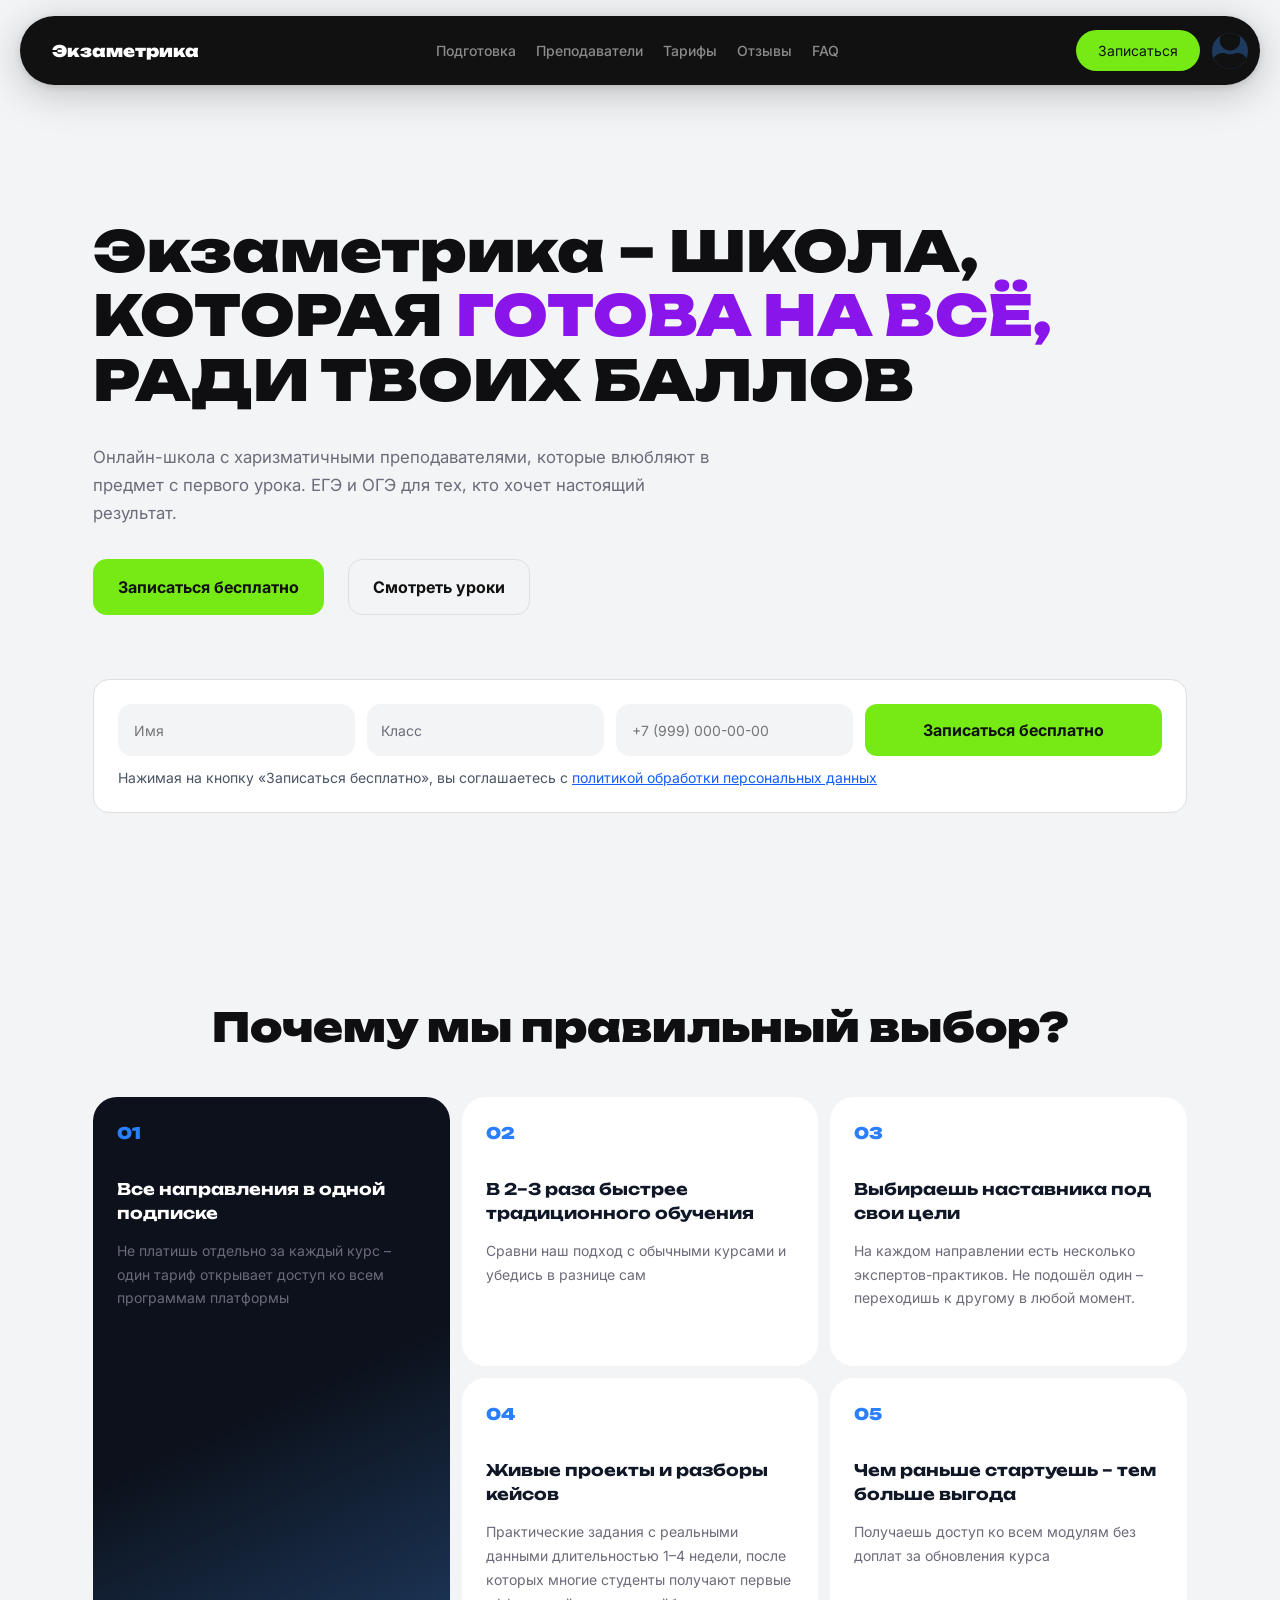
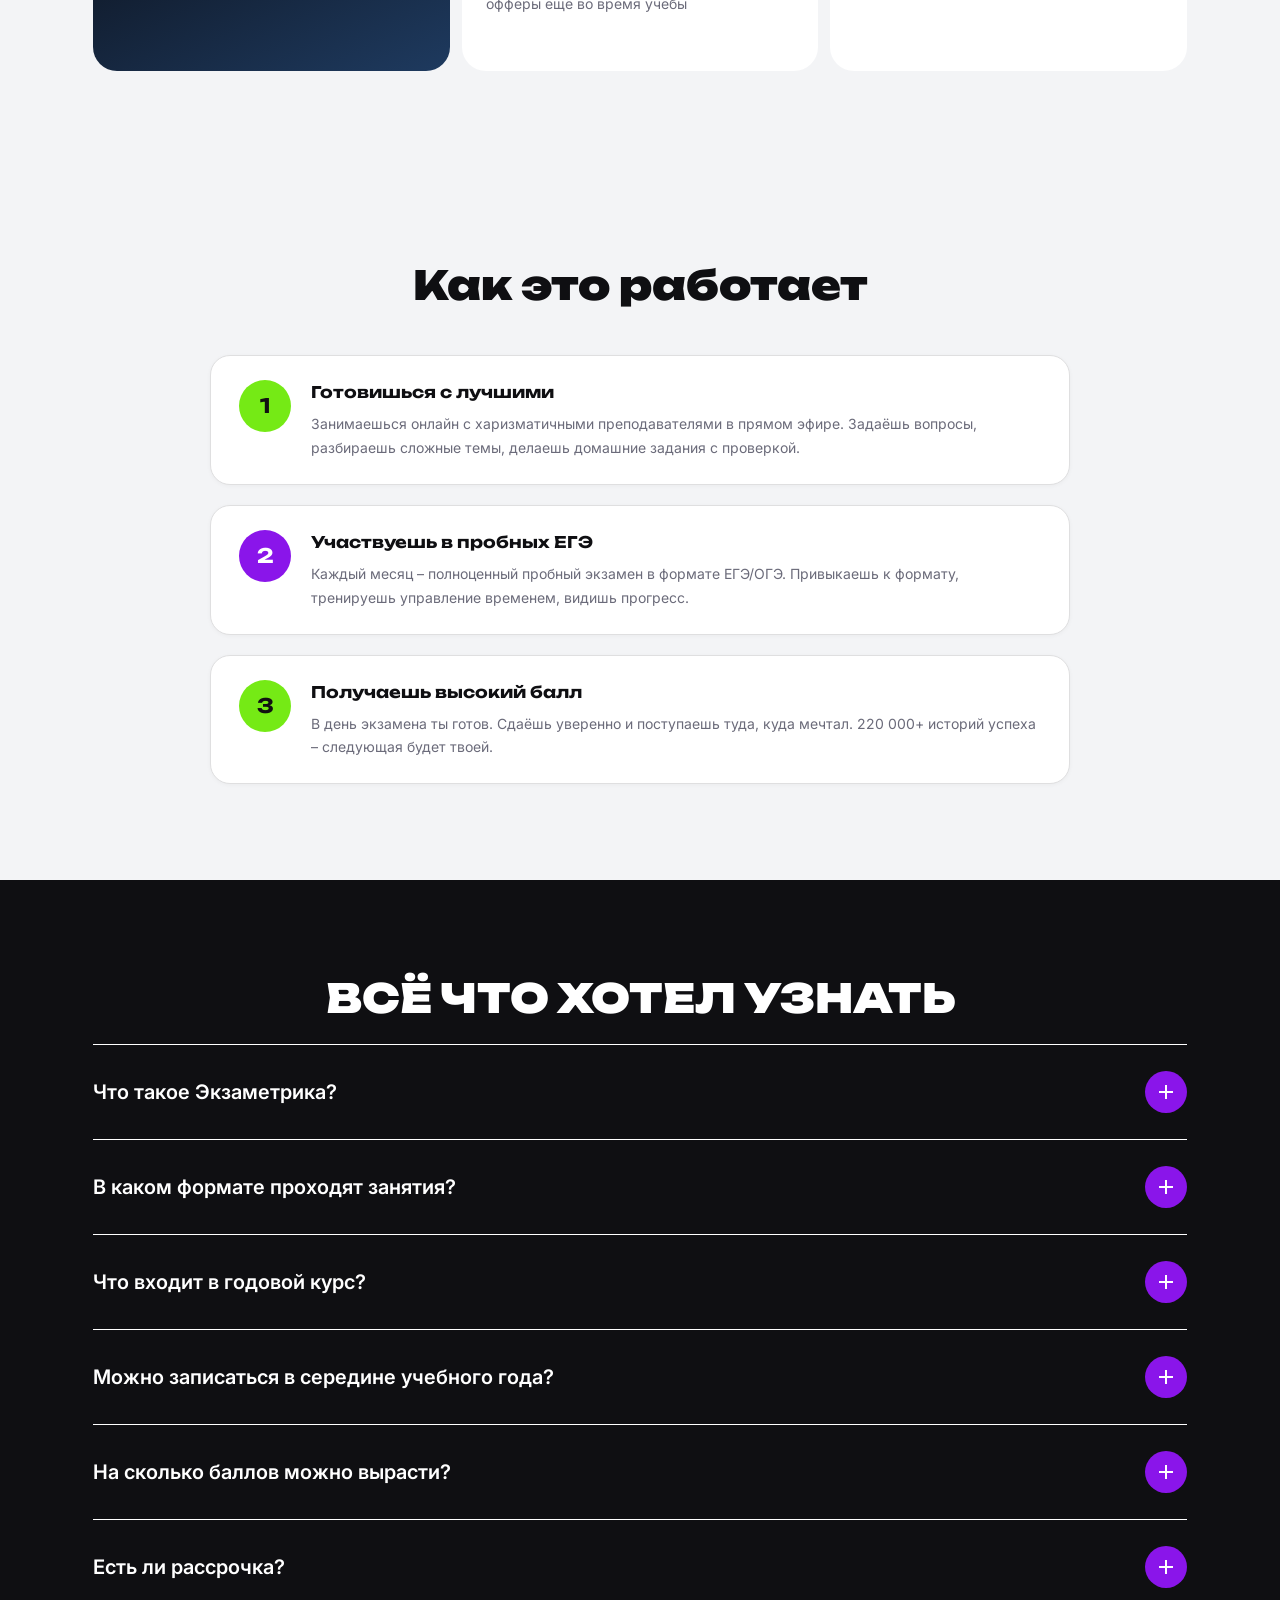
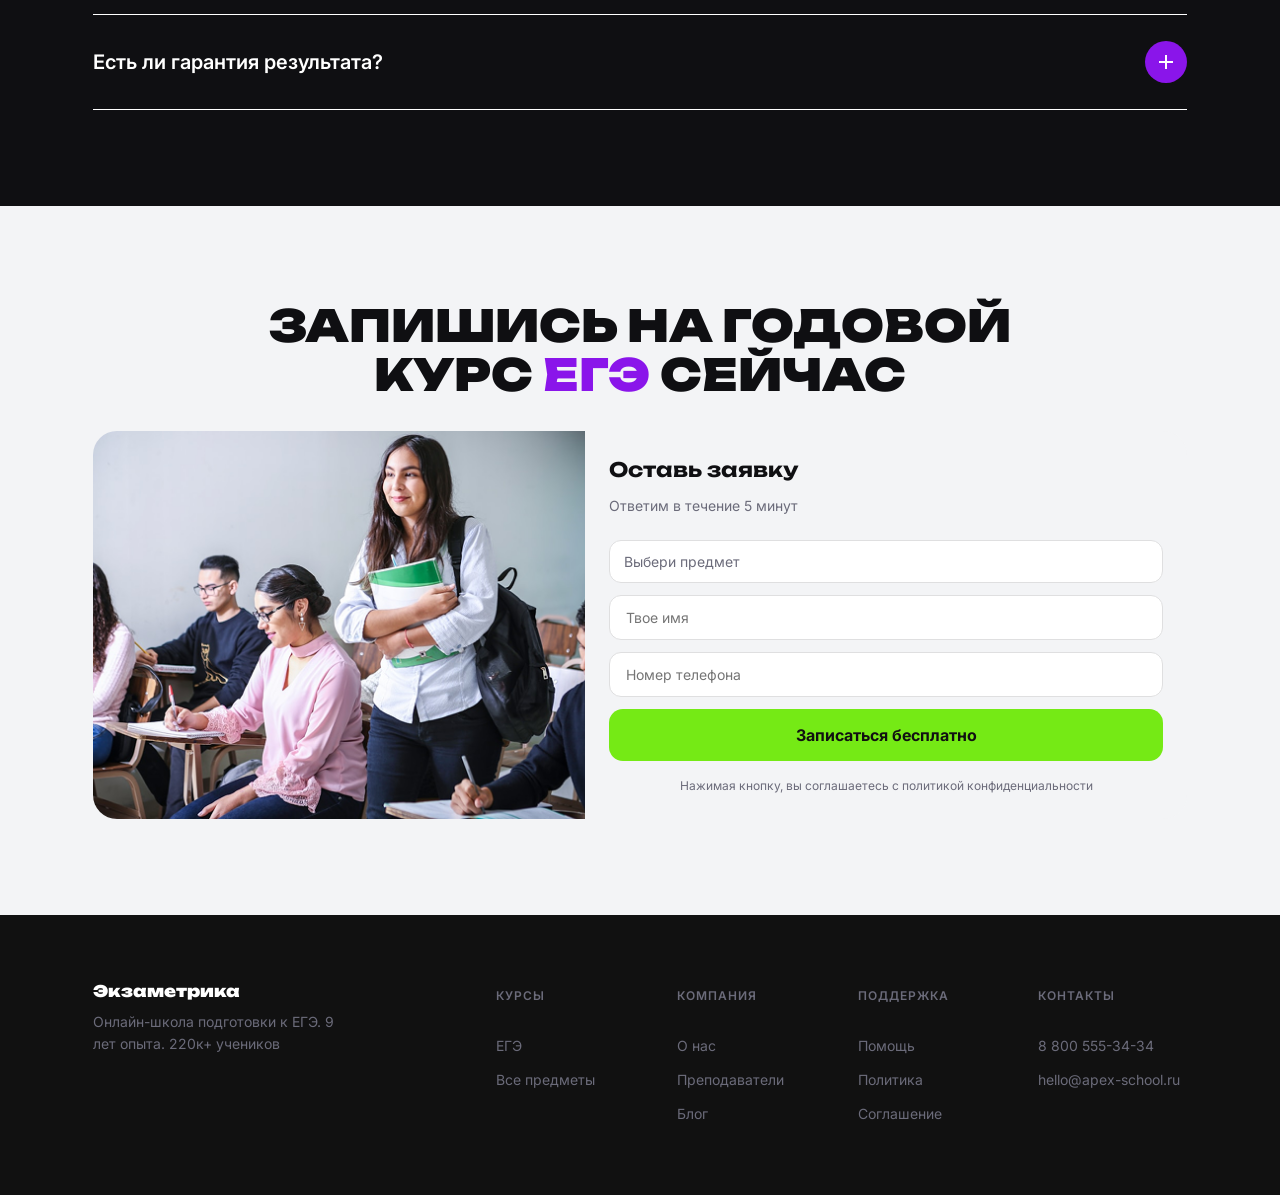
<file: pages/index.html>
<!DOCTYPE html>
<html lang="ru">
<head>
<meta charset="UTF-8">
<meta name="viewport" content="width=device-width, initial-scale=1.0">
<title>Экзаметрика — Онлайн-школа подготовки к ЕГЭ и ОГЭ</title>
<link rel="preconnect" href="https://fonts.googleapis.com">
<link rel="preconnect" href="https://fonts.gstatic.com" crossorigin>
<link href="https://fonts.googleapis.com/css2?family=Unbounded:wght@700;900&family=Inter:wght@400;500;600;700&display=swap" rel="stylesheet">
<link rel="stylesheet" href="styles/style.css">
</head>
<body>

<!-- =========================== HEADER =========================== -->
<div class="nav-wrap">
  <nav class="nav">
    <a href="index.html"><span class="logo">Экзаметрика</span></a>
    <ul class="nav-links">
      <li><a href="#how">Подготовка</a></li>
      <li><a href="teachers.html">Преподаватели</a></li>
      <li><a href="#cta">Тарифы</a></li>
      <li><a href="about.html#testimonials">Отзывы</a></li>
      <li><a href="#faq">FAQ</a></li>
    </ul>
    <div class="nav-actions">
      <a href="#cta" class="btn-primary btn-pill">Записаться</a>
      <a href="login.html" class="nav-avatar" title="Войти">
        <img class="avatar" src="../assets/profile.svg" alt="Аватар пользователя" data-header-avatar>
      </a>
    </div>
    <button class="nav-toggle" aria-label="Открыть меню" onclick="document.querySelector('.nav-wrap').classList.toggle('menu-open')">
      <span></span><span></span><span></span>
    </button>
  </nav>
  <div class="mobile-menu">
    <a href="#how">Подготовка</a>
    <a href="teachers.html">Преподаватели</a>
    <a href="#cta">Тарифы</a>
    <a href="about.html#testimonials">Отзывы</a>
    <a href="#faq">FAQ</a>
    <a href="#cta" class="btn-primary">Записаться</a>
    <a href="dashboard.html" class="mobile-avatar">Личный кабинет</a>
  </div>
</div>
<!-- ================================================================= -->

<header class="hero">
  <div class="hero-inner">
    <div class="hero-copy">
      <h1>Экзаметрика – ШКОЛА,<br>КОТОРАЯ <span class="accent">ГОТОВА НА ВСЁ,</span><br>РАДИ ТВОИХ БАЛЛОВ</h1>
      <p>Онлайн-школа с харизматичными преподавателями, которые влюбляют в предмет с первого урока. ЕГЭ и ОГЭ для тех, кто хочет настоящий результат.</p>
      <div class="hero-ctas">
        <button type="button" class="btn-primary" id="heroCtaPrimary">Записаться бесплатно</button>
        <a href="knowledge-base.html" class="btn-outline btn" style="text-decoration:none;">Смотреть уроки</a>
      </div>
    </div>

    <div class="lead-card" id="lead-card">
      <form class="lead-form" id="leadForm" novalidate>
        <label class="field">
          <input type="text" name="fullName" placeholder="Имя" required autocomplete="name">
        </label>
        <label class="field">
          <select name="grade" required>
            <option value="" selected disabled>Класс</option>
            <option value="9">9 класс</option>
            <option value="10">10 класс</option>
            <option value="11">11 класс</option>
          </select>
        </label>
        <label class="field">
          <input type="tel" name="phone" placeholder="+7 (999) 000-00-00" required autocomplete="tel">
        </label>
        <button type="submit" class="btn-primary" id="leadSubmit">Записаться бесплатно</button>
      </form>
      <div class="lead-note">Нажимая на кнопку «Записаться бесплатно», вы соглашаетесь с <a href="privacy.html">политикой обработки персональных данных</a></div>
      <div class="lead-status" id="leadStatus" style="display:none;margin-top:12px;font-size:13px;line-height:1.5;border-radius:8px;padding:10px 12px;"></div>
    </div>
  </div>
</header>

<section class="why" id="why">
  <h2 class="section-title">Почему мы правильный выбор?</h2>
  <div class="why-grid">
    <div class="why-card feature">
      <span class="why-num">01</span>
      <div>
        <h3>Все направления в одной подписке</h3>
        <p>Не платишь отдельно за каждый курс – один тариф открывает доступ ко всем программам платформы</p>
      </div>
    </div>
    <div class="why-card">
      <span class="why-num">02</span>
      <div>
        <h3>В 2–3 раза быстрее традиционного обучения</h3>
        <p>Сравни наш подход с обычными курсами и убедись в разнице сам</p>
      </div>
    </div>
    <div class="why-card">
      <span class="why-num">03</span>
      <div>
        <h3>Выбираешь наставника под свои цели</h3>
        <p>На каждом направлении есть несколько экспертов-практиков. Не подошёл один – переходишь к другому в любой момент.</p>
      </div>
    </div>
    <div class="why-card">
      <span class="why-num">04</span>
      <div>
        <h3>Живые проекты и разборы кейсов</h3>
        <p>Практические задания с реальными данными длительностью 1–4 недели, после которых многие студенты получают первые офферы ещё во время учёбы</p>
      </div>
    </div>
    <div class="why-card">
      <span class="why-num">05</span>
      <div>
        <h3>Чем раньше стартуешь – тем больше выгода</h3>
        <p>Получаешь доступ ко всем модулям без доплат за обновления курса</p>
      </div>
    </div>
  </div>
</section>

<section class="how" id="how">
  <h2 class="section-title">Как это работает</h2>
  <div class="how-inner">
    <div class="how-step">
      <div class="how-num">1</div>
      <div class="how-text">
        <h3>Готовишься с лучшими</h3>
        <p>Занимаешься онлайн с харизматичными преподавателями в прямом эфире. Задаёшь вопросы, разбираешь сложные темы, делаешь домашние задания с проверкой.</p>
      </div>
    </div>
    <div class="how-step">
      <div class="how-num">2</div>
      <div class="how-text">
        <h3>Участвуешь в пробных ЕГЭ</h3>
        <p>Каждый месяц – полноценный пробный экзамен в формате ЕГЭ/ОГЭ. Привыкаешь к формату, тренируешь управление временем, видишь прогресс.</p>
      </div>
    </div>
    <div class="how-step">
      <div class="how-num">3</div>
      <div class="how-text">
        <h3>Получаешь высокий балл</h3>
        <p>В день экзамена ты готов. Сдаёшь уверенно и поступаешь туда, куда мечтал. 220 000+ историй успеха – следующая будет твоей.</p>
      </div>
    </div>
  </div>
</section>

<section class="faq" id="faq">
  <h2 class="section-title">ВСЁ ЧТО ХОТЕЛ УЗНАТЬ</h2>
  <div class="faq-inner">
    <div class="faq-item">
      <button class="faq-q"><span>Что такое Экзаметрика?</span><span class="faq-icon"></span></button>
      <div class="faq-a"><p>Экзаметрика — онлайн-школа подготовки к ЕГЭ и ОГЭ с 9-летним опытом и более чем 220 000 учеников, прошедших курс.</p></div>
    </div>
    <div class="faq-item">
      <button class="faq-q"><span>В каком формате проходят занятия?</span><span class="faq-icon"></span></button>
      <div class="faq-a"><p>Занятия проходят онлайн в прямом эфире с преподавателем: можно задавать вопросы в моменте и получать обратную связь по домашним заданиям.</p></div>
    </div>
    <div class="faq-item">
      <button class="faq-q"><span>Что входит в годовой курс?</span><span class="faq-icon"></span></button>
      <div class="faq-a"><p>Полная программа предмета, ежемесячные пробные экзамены, проверка домашних заданий и доступ ко всем обновлениям курса без доплат.</p></div>
    </div>
    <div class="faq-item">
      <button class="faq-q"><span>Можно записаться в середине учебного года?</span><span class="faq-icon"></span></button>
      <div class="faq-a"><p>Да, запись открыта в любое время — программа построена так, чтобы можно было быстро наверстать пройденные темы.</p></div>
    </div>
    <div class="faq-item">
      <button class="faq-q"><span>На сколько баллов можно вырасти?</span><span class="faq-icon"></span></button>
      <div class="faq-a"><p>Рост зависит от стартового уровня и вовлечённости, но регулярные пробные экзамены помогают отслеживать прогресс каждый месяц.</p></div>
    </div>
    <div class="faq-item">
      <button class="faq-q"><span>Есть ли рассрочка?</span><span class="faq-icon"></span></button>
      <div class="faq-a"><p>Да, оплату можно разбить на несколько платежей — подробности уточняйте у менеджера при записи.</p></div>
    </div>
    <div class="faq-item">
      <button class="faq-q"><span>Есть ли гарантия результата?</span><span class="faq-icon"></span></button>
      <div class="faq-a"><p>Мы даём чёткую структуру подготовки и регулярный контроль прогресса, чтобы результат зависел только от системной работы, а не от случая.</p></div>
    </div>
  </div>
</section>

<section class="cta-section" id="cta">
  <h2 class="section-title">ЗАПИШИСЬ НА ГОДОВОЙ<br>КУРС <span class="accent">ЕГЭ</span> СЕЙЧАС</h2>
  <div class="cta-flex">
    <img src="../assets/Rectangle 2.png" alt="Студент на занятии">
    <div class="cta-form-card">
      <h3>Оставь заявку</h3>
      <p class="sub">Ответим в течение 5 минут</p>
      <form class="cta-form" id="ctaForm" novalidate>
        <label class="field">
          <select name="subject" required>
            <option value="" selected disabled>Выбери предмет</option>
            <option>Русский язык</option>
            <option>Математика</option>
            <option>Обществознание</option>
            <option>Физика</option>
          </select>
        </label>
        <label class="field"><input type="text" name="fullName" placeholder="Твое имя" required autocomplete="name"></label>
        <label class="field"><input type="tel" name="phone" placeholder="Номер телефона" required autocomplete="tel"></label>
        <button type="submit" class="btn-primary" style="width:100%;" id="ctaSubmit">Записаться бесплатно</button>
        <div class="cta-fine">Нажимая кнопку, вы соглашаетесь с политикой конфиденциальности</div>
      </form>
      <div class="lead-status" id="ctaStatus" style="display:none;margin-top:12px;font-size:13px;line-height:1.5;border-radius:8px;padding:10px 12px;"></div>
    </div>
  </div>
</section>

<!-- =========================== FOOTER =========================== -->
<footer class="site-footer">
  <div class="footer-inner">
    <div class="footer-brand">
      <a href="index.html"><span class="logo">Экзаметрика</span></a>
      <p>Онлайн-школа подготовки к ЕГЭ. 9 лет опыта. 220к+ учеников</p>
      <div class="footer-copy">© 2026 Экзаметрика. Все права защищены.</div>
    </div>
    <div class="footer-cols">
      <div class="footer-col">
        <span class="label">КУРСЫ</span>
        <a href="index.html">ЕГЭ</a>
        <a href="knowledge-base.html">Все предметы</a>
      </div>
      <div class="footer-col">
        <span class="label">КОМПАНИЯ</span>
        <a href="about.html">О нас</a>
        <a href="teachers.html">Преподаватели</a>
        <a href="blog.html">Блог</a>
      </div>
      <div class="footer-col">
        <span class="label">ПОДДЕРЖКА</span>
        <a href="support.html">Помощь</a>
        <a href="privacy.html">Политика</a>
        <a href="privacy.html">Соглашение</a>
      </div>
      <div class="footer-col">
        <span class="label">КОНТАКТЫ</span>
        <span>8 800 555-34-34</span>
        <span>hello@apex-school.ru</span>
      </div>
    </div>
  </div>
</footer>
<!-- ============================================================================================ -->

<script src="../scripts/app.js"></script>
<script>
  // =========================================================
  //  INDEX PAGE
  //  Оживляем кнопки, формы, FAQ, мобильное меню
  // =========================================================
  document.addEventListener('DOMContentLoaded', function () {

    // ---------- FAQ ----------
    document.querySelectorAll('.faq-item').forEach(function (item) {
      const btn = item.querySelector('.faq-q');
      if (!btn) return;
      btn.addEventListener('click', function () {
        const isOpen = item.classList.contains('open');
        document.querySelectorAll('.faq-item.open').forEach(function (el) {
          el.classList.remove('open');
        });
        if (!isOpen) item.classList.add('open');
      });
    });

    // ---------- Закрытие мобильного меню при клике по ссылке ----------
    document.querySelectorAll('.mobile-menu a, .mobile-menu button').forEach(function (el) {
      el.addEventListener('click', function () {
        document.querySelector('.nav-wrap').classList.remove('menu-open');
      });
    });

    // ---------- Hero CTA → скролл к форме заявки ----------
    const heroCta = document.getElementById('heroCtaPrimary');
    if (heroCta) {
      heroCta.addEventListener('click', function () {
        const target = document.getElementById('lead-card');
        if (target) target.scrollIntoView({ behavior: 'smooth', block: 'center' });
      });
    }

    // ---------- Универсальный показ статуса формы ----------
    function showStatus(el, type, text) {
      if (!el) return;
      el.style.display = 'block';
      el.textContent = text;
      if (type === 'success') {
        el.style.background = '#E2FCDA';
        el.style.color = '#1E5A13';
        el.style.border = '1px solid #6EE7B7';
      } else {
        el.style.background = '#FEF2F2';
        el.style.color = '#B91C1C';
        el.style.border = '1px solid #FCA5A5';
      }
    }
    function hideStatus(el) {
      if (!el) return;
      el.style.display = 'none';
      el.textContent = '';
    }

    // ---------- Валидация телефона ----------
    function isPhone(v) {
      return v.replace(/\D/g, '').length >= 10;
    }

    // ---------- Внутренний sender заявок (не зависит от app.js) ----------
    async function submitApplication(payload) {
      // Если снаружи есть sendApplication — используем его (app.js).
      if (typeof window.sendApplication === 'function') {
        return window.sendApplication(payload);
      }
      // Иначе бьём напрямую в API.
      const res = await fetch('/api/applications', {
        method: 'POST',
        headers: { 'Content-Type': 'application/json' },
        body: JSON.stringify(payload),
      });
      let data = null;
      try { data = await res.json(); } catch (_) {}
      if (!res.ok || !data || data.ok === false) {
        const msg = (data && data.error && data.error.message) || ('Ошибка ' + res.status);
        throw new Error(msg);
      }
      return data.data;
    }

    // ---------- Lead-форма (вверху) ----------
    const leadForm = document.getElementById('leadForm');
    const leadStatus = document.getElementById('leadStatus');
    const leadSubmit = document.getElementById('leadSubmit');

    if (leadForm) {
      leadForm.addEventListener('submit', async function (e) {
        e.preventDefault();
        hideStatus(leadStatus);

        const fullName = leadForm.fullName.value.trim();
        const grade = leadForm.grade.value;
        const phone = leadForm.phone.value.trim();

        if (!fullName || !grade || !phone) {
          showStatus(leadStatus, 'error', 'Пожалуйста, заполните все поля.');
          return;
        }
        if (!isPhone(phone)) {
          showStatus(leadStatus, 'error', 'Введите корректный номер телефона.');
          return;
        }

        leadSubmit.disabled = true;
        leadSubmit.textContent = 'Отправка...';

        try {
          await submitApplication({
            fullName: fullName,
            grade: parseInt(grade, 10),
            phone: phone,
            message: 'Заявка с главной (lead-form)',
            source: 'landing',
          });
          showStatus(leadStatus, 'success', 'Заявка отправлена! Мы свяжемся с вами в ближайшее время.');
          leadForm.reset();
        } catch (err) {
          showStatus(leadStatus, 'error', err.message || 'Не удалось отправить заявку. Попробуйте позже.');
        } finally {
          leadSubmit.disabled = false;
          leadSubmit.textContent = 'Записаться бесплатно';
        }
      });
    }

    // ---------- CTA-форма (внизу) ----------
    const ctaForm = document.getElementById('ctaForm');
    const ctaStatus = document.getElementById('ctaStatus');
    const ctaSubmit = document.getElementById('ctaSubmit');

    if (ctaForm) {
      ctaForm.addEventListener('submit', async function (e) {
        e.preventDefault();
        hideStatus(ctaStatus);

        const subject = ctaForm.subject.value;
        const fullName = ctaForm.fullName.value.trim();
        const phone = ctaForm.phone.value.trim();

        if (!subject || !fullName || !phone) {
          showStatus(ctaStatus, 'error', 'Пожалуйста, заполните все поля.');
          return;
        }
        if (!isPhone(phone)) {
          showStatus(ctaStatus, 'error', 'Введите корректный номер телефона.');
          return;
        }

        ctaSubmit.disabled = true;
        ctaSubmit.textContent = 'Отправка...';

        try {
          await submitApplication({
            fullName: fullName,
            grade: 11,
            phone: phone,
            subject: subject,
            message: 'Заявка с главной (CTA)',
            source: 'cta',
          });
          showStatus(ctaStatus, 'success', 'Заявка отправлена! Мы свяжемся с вами в ближайшее время.');
          ctaForm.reset();
        } catch (err) {
          showStatus(ctaStatus, 'error', err.message || 'Не удалось отправить заявку. Попробуйте позже.');
        } finally {
          ctaSubmit.disabled = false;
          ctaSubmit.textContent = 'Записаться бесплатно';
        }
      });
    }

    // ---------- Аватар: если залогинен — dashboard, иначе login ----------
    const avatar = document.getElementById('navAvatar');
    if (avatar) {
      const token = document.cookie
        .split('; ')
        .find(function (row) { return row.startsWith('session_token='); });
      const isAuth = !!token;
      avatar.setAttribute('href', isAuth ? 'dashboard.html' : 'login.html');

      if (isAuth && window.getCurrentUser) {
        getCurrentUser()
          .then(function (user) {
            if (user && user.email) {
              avatar.setAttribute('title', user.email);
            }
          })
          .catch(function () { /* ignore */ });
      }
    }

    // ---------- Плавный скролл для якорных ссылок в навигации ----------
    document.querySelectorAll('a[href^="#"]').forEach(function (a) {
      a.addEventListener('click', function (e) {
        const id = a.getAttribute('href').slice(1);
        if (!id) return;
        const target = document.getElementById(id);
        if (!target) return;
        e.preventDefault();
        target.scrollIntoView({ behavior: 'smooth', block: 'start' });
        document.querySelector('.nav-wrap')?.classList.remove('menu-open');
      });
    });

  });
</script>

</body>
</html>
</file>
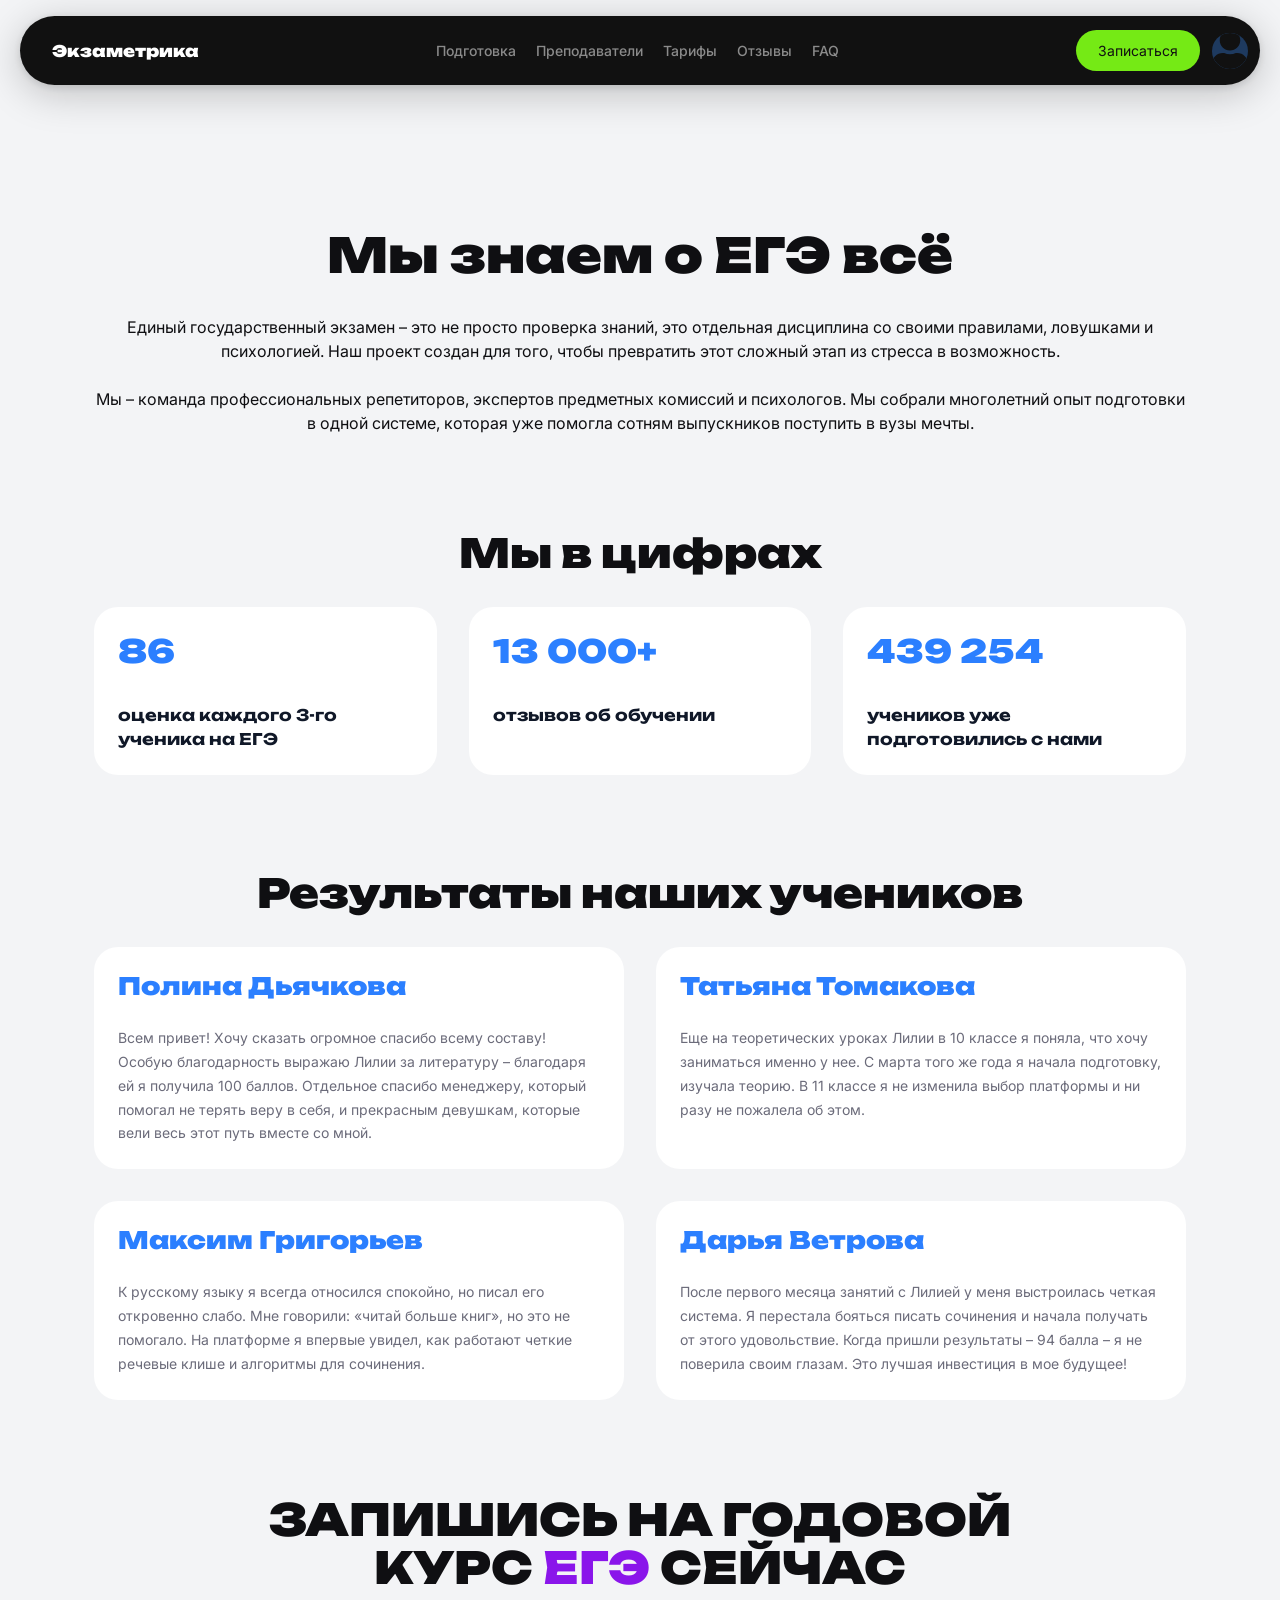
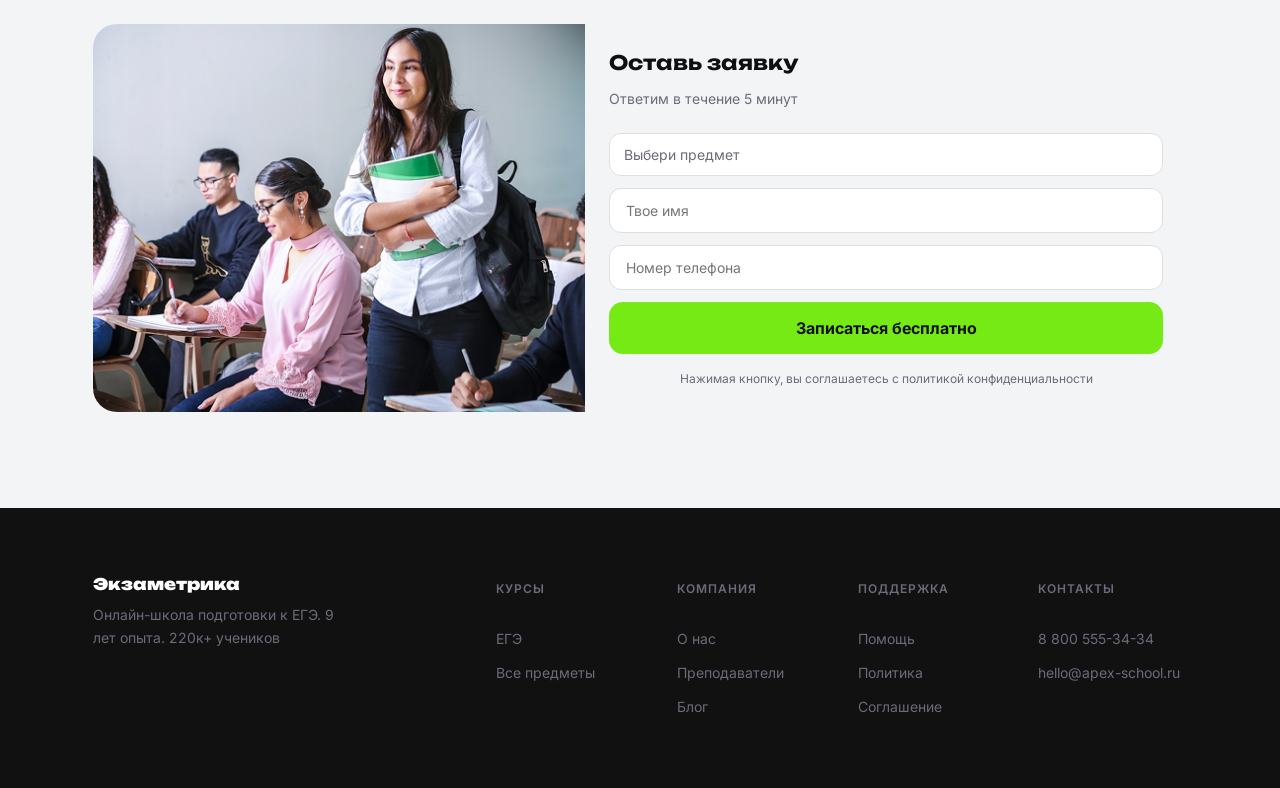
<file: pages/about.html>
<!DOCTYPE html>
<html lang="ru">
<head>
<meta charset="UTF-8">
<meta name="viewport" content="width=device-width, initial-scale=1.0">
<title>О нас — Экзаметрика</title>
<link rel="preconnect" href="https://fonts.googleapis.com">
<link rel="preconnect" href="https://fonts.gstatic.com" crossorigin>
<link href="https://fonts.googleapis.com/css2?family=Unbounded:wght@700;900&family=Inter:wght@400;500;600;700&display=swap" rel="stylesheet">
<link rel="stylesheet" href="styles/style.css">
</head>
<body>

<!-- =========================== HEADER =========================== -->
<div class="nav-wrap">
  <nav class="nav">
    <a href="index.html"><span class="logo">Экзаметрика</span></a>
    <ul class="nav-links">
      <li><a href="index.html#how">Подготовка</a></li>
      <li><a href="teachers.html">Преподаватели</a></li>
      <li><a href="index.html#cta">Тарифы</a></li>
      <li><a href="about.html#testimonials">Отзывы</a></li>
      <li><a href="index.html#faq">FAQ</a></li>
    </ul>
    <div class="nav-actions">
      <a href="#cta" class="btn-primary btn-pill">Записаться</a>
      <a href="login.html" class="nav-avatar" title="Войти">
        <img class="avatar" src="../assets/profile.svg" alt="Аватар пользователя" data-header-avatar>
      </a>
    </div>
    <button class="nav-toggle" aria-label="Открыть меню" onclick="document.querySelector('.nav-wrap').classList.toggle('menu-open')">
      <span></span><span></span><span></span>
    </button>
  </nav>
  <div class="mobile-menu">
    <a href="index.html#how">Подготовка</a>
    <a href="teachers.html">Преподаватели</a>
    <a href="index.html#cta">Тарифы</a>
    <a href="about.html#testimonials">Отзывы</a>
    <a href="index.html#faq">FAQ</a>
    <a href="index.html#cta" class="btn-primary">Записаться</a>
    <a href="dashboard.html" class="mobile-avatar">Личный кабинет</a>
  </div>
</div>
<!-- =========================================================================================== -->

<header class="about-hero">
  <div class="about-hero-inner">
    <h1>Мы знаем о ЕГЭ всё</h1>
    <p>Единый государственный экзамен – это не просто проверка знаний, это отдельная дисциплина со своими правилами, ловушками и психологией. Наш проект создан для того, чтобы превратить этот сложный этап из стресса в возможность.</p>
    <p>Мы – команда профессиональных репетиторов, экспертов предметных комиссий и психологов. Мы собрали многолетний опыт подготовки в одной системе, которая уже помогла сотням выпускников поступить в вузы мечты.</p>
  </div>
</header>

<section class="stats">
  <div class="stats-inner">
    <h2 class="section-title">Мы в цифрах</h2>
    <div class="stats-grid">
      <div class="stat-card">
        <span class="figure">86</span>
        <span class="desc">оценка каждого 3-го ученика на ЕГЭ</span>
      </div>
      <div class="stat-card">
        <span class="figure">13 000+</span>
        <span class="desc">отзывов об обучении</span>
      </div>
      <div class="stat-card">
        <span class="figure">439 254</span>
        <span class="desc">учеников уже подготовились с нами</span>
      </div>
    </div>
  </div>
</section>

<section class="testimonials" id="testimonials">
  <div class="testimonials-inner">
    <h2 class="section-title">Результаты наших учеников</h2>
    <div class="testimonial-grid">
      <div class="testimonial-card">
        <div class="name">Полина Дьячкова</div>
        <p class="quote">Всем привет! Хочу сказать огромное спасибо всему составу! Особую благодарность выражаю Лилии за литературу – благодаря ей я получила 100 баллов. Отдельное спасибо менеджеру, который помогал не терять веру в себя, и прекрасным девушкам, которые вели весь этот путь вместе со мной.</p>
      </div>
      <div class="testimonial-card">
        <div class="name">Татьяна Томакова</div>
        <p class="quote">Еще на теоретических уроках Лилии в 10 классе я поняла, что хочу заниматься именно у нее. С марта того же года я начала подготовку, изучала теорию. В 11 классе я не изменила выбор платформы и ни разу не пожалела об этом.</p>
      </div>
      <div class="testimonial-card">
        <div class="name">Максим Григорьев</div>
        <p class="quote">К русскому языку я всегда относился спокойно, но писал его откровенно слабо. Мне говорили: «читай больше книг», но это не помогало. На платформе я впервые увидел, как работают четкие речевые клише и алгоритмы для сочинения.</p>
      </div>
      <div class="testimonial-card">
        <div class="name">Дарья Ветрова</div>
        <p class="quote">После первого месяца занятий с Лилией у меня выстроилась четкая система. Я перестала бояться писать сочинения и начала получать от этого удовольствие. Когда пришли результаты – 94 балла – я не поверила своим глазам. Это лучшая инвестиция в мое будущее!</p>
      </div>
    </div>
  </div>
</section>

<section class="cta-section" id="cta">
  <h2 class="section-title">ЗАПИШИСЬ НА ГОДОВОЙ<br>КУРС <span class="accent">ЕГЭ</span> СЕЙЧАС</h2>
  <div class="cta-flex">
    <img src="../assets/Rectangle 2.png" alt="Студент на занятии">
    <div class="cta-form-card">
      <h3>Оставь заявку</h3>
      <p class="sub">Ответим в течение 5 минут</p>
      <form class="cta-form" onsubmit="return false;">
        <label class="field">
          <select>
            <option value="" selected disabled>Выбери предмет</option>
            <option>Русский язык</option>
            <option>Математика</option>
            <option>Обществознание</option>
            <option>Физика</option>
          </select>
        </label>
        <label class="field"><input type="text" placeholder="Твое имя"></label>
        <label class="field"><input type="tel" placeholder="Номер телефона"></label>
        <button type="submit" class="btn-primary" style="width:100%;">Записаться бесплатно</button>
        <div class="cta-fine">Нажимая кнопку, вы соглашаетесь с политикой конфиденциальности</div>
      </form>
    </div>
  </div>
</section>

<!-- =========================== FOOTER =========================== -->
<footer class="site-footer">
  <div class="footer-inner">
    <div class="footer-brand">
      <a href="index.html"><span class="logo">Экзаметрика</span></a>
      <p>Онлайн-школа подготовки к ЕГЭ. 9 лет опыта. 220к+ учеников</p>
      <div class="footer-copy">© 2026 Экзаметрика. Все права защищены.</div>
    </div>
    <div class="footer-cols">
      <div class="footer-col">
        <span class="label">КУРСЫ</span>
        <a href="index.html">ЕГЭ</a>
        <a href="knowledge-base.html">Все предметы</a>
      </div>
      <div class="footer-col">
        <span class="label">КОМПАНИЯ</span>
        <a href="about.html">О нас</a>
        <a href="teachers.html">Преподаватели</a>
        <a href="blog.html">Блог</a>
      </div>
      <div class="footer-col">
        <span class="label">ПОДДЕРЖКА</span>
        <a href="support.html">Помощь</a>
        <a href="privacy.html">Политика</a>
        <a href="privacy.html">Соглашение</a>
      </div>
      <div class="footer-col">
        <span class="label">КОНТАКТЫ</span>
        <span>8 800 555-34-34</span>
        <span>hello@apex-school.ru</span>
      </div>
    </div>
  </div>
</footer>
<!-- ============================================================================================ -->

<script>
  document.querySelectorAll('.mobile-menu a, .mobile-menu button').forEach(function(el){
    el.addEventListener('click', function(){
      document.querySelector('.nav-wrap').classList.remove('menu-open');
    });
  });
</script>

</body>
</html>
</file>
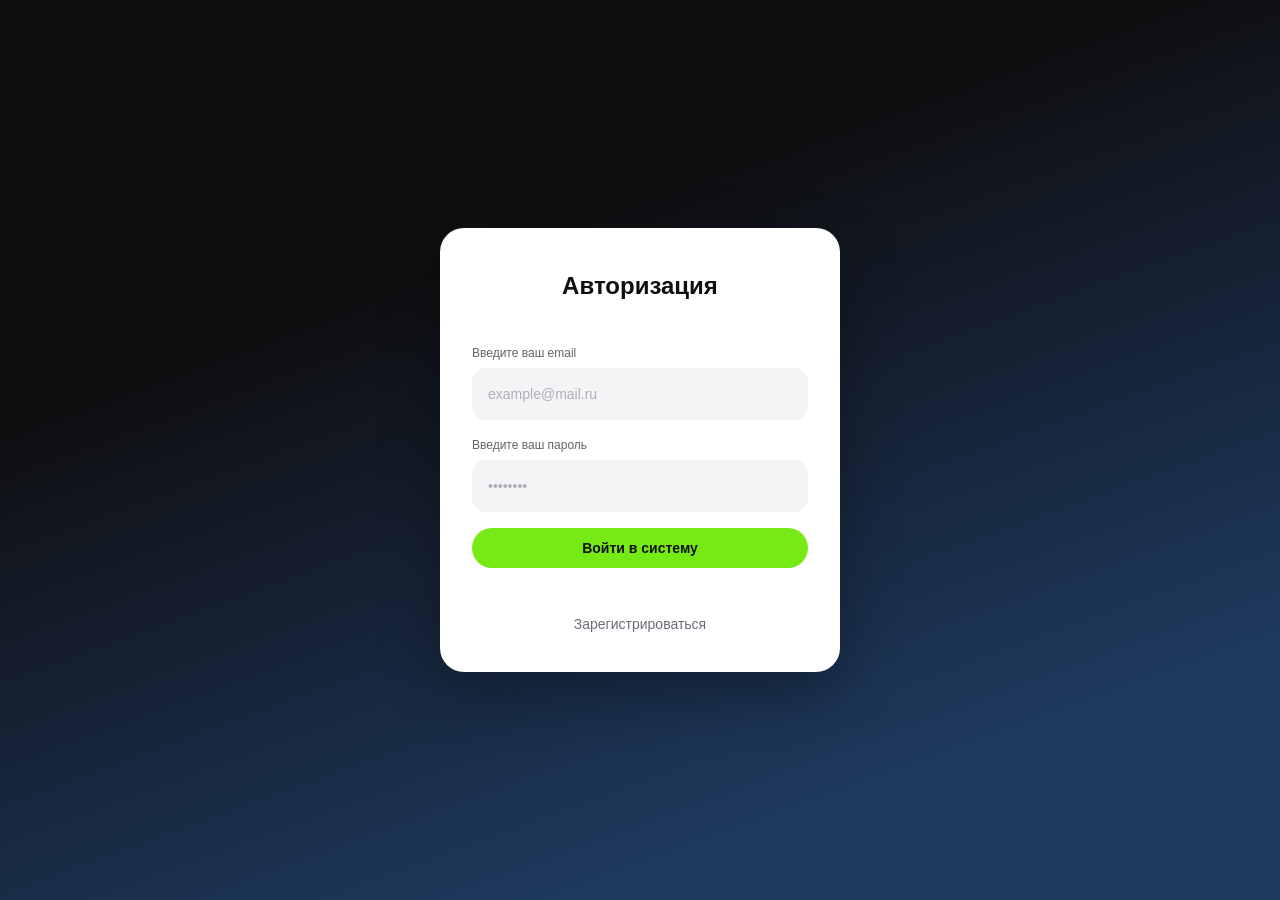
<file: pages/dashboard.html>
<!DOCTYPE html>
<html lang="ru">
<head>
<meta charset="UTF-8">
<meta name="viewport" content="width=device-width, initial-scale=1.0">
<title>Мое обучение — Экзаметрика</title>
<link rel="preconnect" href="https://fonts.googleapis.com">
<link rel="preconnect" href="https://fonts.gstatic.com" crossorigin>
<link href="https://fonts.googleapis.com/css2?family=Unbounded:wght@700;900&family=Inter:wght@400;500;600;700&display=swap" rel="stylesheet">
<link rel="stylesheet" href="styles/style.css">
</head>
<body>

<!-- =========================== HEADER =========================== -->
<div class="app-nav-wrap">
  <nav class="app-nav">
    <a href="index.html"><span class="logo">Экзаметрика</span></a>
    <ul class="app-nav-links">
      <li><a href="dashboard.html" class="active">Мое обучение</a></li>
      <li><a href="schedule.html">Расписание</a></li>
      <li><a href="knowledge-base.html">База знаний</a></li>
      <li><a href="support.html">Поддержка</a></li>
    </ul>
    <div class="app-nav-actions">
      <span class="score-badge" id="headerScore">—</span>
      <div class="nav-avatar-wrap" id="navAvatarWrap">
        <button type="button" class="nav-avatar" id="navAvatar" aria-haspopup="true" aria-expanded="false">
          <img src="../assets/profile.svg" alt="Аватар" id="headerAvatar" data-header-avatar>
        </button>
        <div class="account-dropdown" id="accountDropdown">
          <div class="account-dropdown-email" id="accountEmail">Загрузка...</div>
          <button type="button" class="account-dropdown-logout" id="logoutBtn">Выйти из аккаунта</button>
        </div>
      </div>
    </div>
    <button class="nav-toggle" aria-label="Открыть меню" onclick="document.querySelector('.app-nav-wrap').classList.toggle('menu-open')">
      <span></span><span></span><span></span>
    </button>
  </nav>
  <div class="mobile-menu">
    <a href="dashboard.html">Мое обучение</a>
    <a href="schedule.html">Расписание</a>
    <a href="knowledge-base.html">База знаний</a>
    <a href="support.html">Поддержка</a>
  </div>
</div>
<div class="breadcrumb-wrap">
  <div class="breadcrumb">
    <a href="index.html">Главная</a>
    <span class="sep">›</span>
    <span class="current">Мое обучение</span>
  </div>
</div>
<!-- ================================================================================================ -->

<main class="app-container">
  <div class="dash">

    <div class="profile-row">
      <div class="card profile-card">
        <img id="profileAvatar" src="../assets/Avatar.png" alt="Аватар">
        <div>
          <h2 id="profileName">Загрузка...</h2>
          <div class="email" id="profileEmail">—</div>
        </div>
      </div>
      <div class="profile-stats">
        <div class="mini-stat"><span class="num" id="statLessons">0</span><span class="label">Уроков пройдено</span></div>
        <div class="mini-stat"><span class="num" id="statScore">0</span><span class="label">Средний балл</span></div>
        <div class="mini-stat"><span class="num" id="statStreak">0</span><span class="label">Ударный режим</span></div>
      </div>
    </div>

    <div class="card progress-card">
      <div class="card-head">
        <h3>Моя успеваемость</h3>
      </div>
      <div class="progress-layout">
        <div class="subject-list" id="subjectList"></div>
        <div class="week-card" id="weekCard">
          <div>
            <h4>Активность за неделю</h4>
            <div class="sub">Средний фокус по дням обучения</div>
          </div>
          <div class="bars" id="weeklyBars"></div>
        </div>
      </div>
    </div>

    <div class="card assign-card">
      <div class="card-head">
        <h3>Мои задания</h3>
      </div>
      <table class="assign-table">
        <thead>
          <tr>
            <th>Название задания</th>
            <th>Предмет</th>
            <th>Статус</th>
            <th>Дедлайн</th>
            <th>Баллы</th>
          </tr>
        </thead>
        <tbody id="assignmentsBody"></tbody>
      </table>
    </div>

  </div>
</main>

<!-- =========================== FOOTER =========================== -->
<footer class="site-footer">
  <div class="footer-inner">
    <div class="footer-brand">
      <a href="index.html"><span class="logo">Экзаметрика</span></a>
      <p>Онлайн-школа подготовки к ЕГЭ. 9 лет опыта. 220к+ учеников</p>
      <div class="footer-copy">© 2026 Экзаметрика. Все права защищены.</div>
    </div>
    <div class="footer-cols">
      <div class="footer-col">
        <span class="label">КУРСЫ</span>
        <a href="index.html">ЕГЭ</a>
        <a href="knowledge-base.html">Все предметы</a>
      </div>
      <div class="footer-col">
        <span class="label">КОМПАНИЯ</span>
        <a href="about.html">О нас</a>
        <a href="teachers.html">Преподаватели</a>
        <a href="blog.html">Блог</a>
      </div>
      <div class="footer-col">
        <span class="label">ПОДДЕРЖКА</span>
        <a href="support.html">Помощь</a>
        <a href="privacy.html">Политика</a>
        <a href="privacy.html">Соглашение</a>
      </div>
      <div class="footer-col">
        <span class="label">КОНТАКТЫ</span>
        <span>8 800 555-34-34</span>
        <span>hello@apex-school.ru</span>
      </div>
    </div>
  </div>
</footer>
<!-- ============================================================================================ -->

<script src="../scripts/app.js"></script>
<script>
  document.addEventListener('DOMContentLoaded', function () {
    // ---------- Дропдаун аккаунта ----------
    const wrap = document.getElementById('navAvatarWrap');
    const toggleBtn = document.getElementById('navAvatar');
    const dropdown = document.getElementById('accountDropdown');
    const emailEl = document.getElementById('accountEmail');
    const logoutBtn = document.getElementById('logoutBtn');

    function closeDropdown() {
      dropdown.classList.remove('open');
      toggleBtn.setAttribute('aria-expanded', 'false');
    }
    function openDropdown() {
      dropdown.classList.add('open');
      toggleBtn.setAttribute('aria-expanded', 'true');
    }

    toggleBtn.addEventListener('click', function (e) {
      e.stopPropagation();
      if (dropdown.classList.contains('open')) closeDropdown(); else openDropdown();
    });
    document.addEventListener('click', function (e) { if (!wrap.contains(e.target)) closeDropdown(); });
    document.addEventListener('keydown', function (e) { if (e.key === 'Escape') closeDropdown(); });

    // ---------- Инфа о пользователе ----------
    if (window.getCurrentUser) {
      getCurrentUser()
        .then(function (user) {
          if (user && user.email) emailEl.textContent = user.email;
          else emailEl.textContent = 'Аккаунт';
        })
        .catch(function () { emailEl.textContent = 'Не удалось загрузить'; });
    }

    // ---------- Logout ----------
    if (logoutBtn) {
      logoutBtn.addEventListener('click', function () {
        document.cookie = 'session_token=; path=/; max-age=0';
        if (window.logout) logout().catch(function(){});
        window.location.href = 'login.html';
      });
    }

    // ---------- Закрытие мобильного меню ----------
    document.querySelectorAll('.mobile-menu a').forEach(function (a) {
      a.addEventListener('click', function () {
        document.querySelector('.app-nav-wrap').classList.remove('menu-open');
      });
    });
  });
</script>

</body>
</html>
</file>
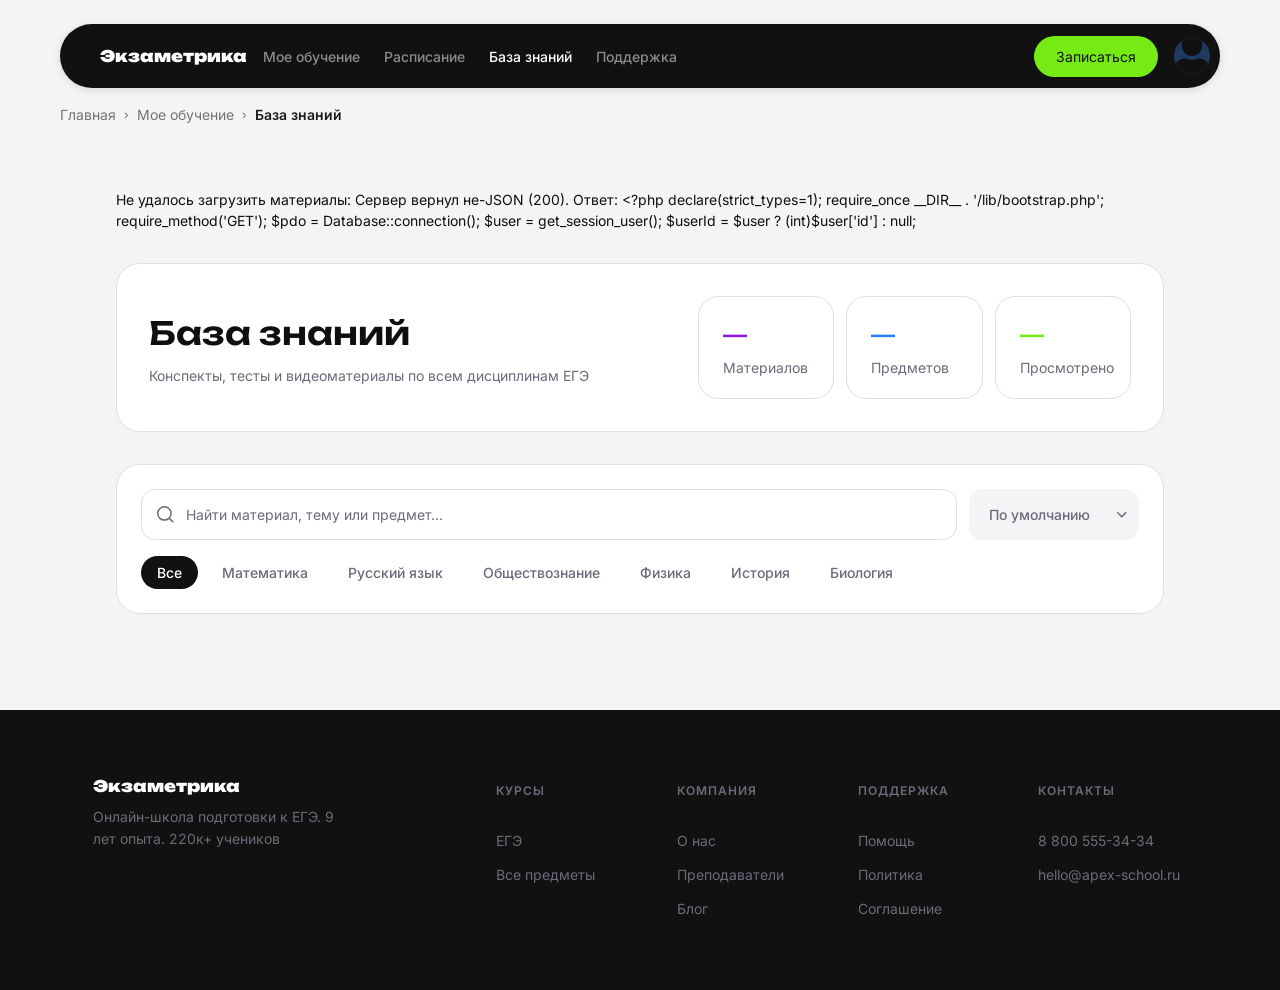
<file: pages/knowledge-base.html>
<!DOCTYPE html>
<html lang="ru">
<head>
<meta charset="UTF-8">
<meta name="viewport" content="width=device-width, initial-scale=1.0">
<title>База знаний — Экзаметрика</title>
<link rel="preconnect" href="https://fonts.googleapis.com">
<link rel="preconnect" href="https://fonts.gstatic.com" crossorigin>
<link href="https://fonts.googleapis.com/css2?family=Unbounded:wght@600;700;900&family=Inter:wght@400;500;600;700&display=swap" rel="stylesheet">
<link rel="stylesheet" href="styles/style.css">
</head>
<body>

<!-- =========================== HEADER =========================== -->
<div class="app-nav-wrap">
  <nav class="app-nav">
    <a href="index.html"><span class="logo">Экзаметрика</span></a>
    <ul class="app-nav-links">
      <li><a href="dashboard.html">Мое обучение</a></li>
      <li><a href="schedule.html">Расписание</a></li>
      <li><a href="knowledge-base.html" class="active">База знаний</a></li>
      <li><a href="support.html">Поддержка</a></li>
    </ul>
    <div class="app-nav-actions">
      <span class="score-badge" id="headerScore">—</span>
    </div>
    <a href="login.html" class="nav-avatar" title="Войти">
      <img class="avatar" src="../assets/profile.svg" alt="Аватар пользователя" data-header-avatar>
    </a>
    <button class="nav-toggle" aria-label="Открыть меню" onclick="document.querySelector('.app-nav-wrap').classList.toggle('menu-open')">
      <span></span><span></span><span></span>
    </button>
  </nav>
  <div class="mobile-menu">
    <a href="dashboard.html">Мое обучение</a>
    <a href="schedule.html">Расписание</a>
    <a href="knowledge-base.html">База знаний</a>
    <a href="support.html">Поддержка</a>
  </div>
</div>
<div class="breadcrumb-wrap">
  <div class="breadcrumb">
    <a href="index.html">Главная</a>
    <span class="sep">›</span>
    <a href="dashboard.html">Мое обучение</a>
    <span class="sep">›</span>
    <span class="current">База знаний</span>
  </div>
</div>
<!-- ================================================================================================ -->

<main class="app-container">
  <div class="kb">

    <div class="card kb-head">
      <div>
        <h2>База знаний</h2>
        <div class="sub">Конспекты, тесты и видеоматериалы по всем дисциплинам ЕГЭ</div>
      </div>
      <div class="kb-head-stats">
        <div class="mini-stat"><span class="num" style="color:var(--purple)">—</span><span class="label">Материалов</span></div>
        <div class="mini-stat"><span class="num" style="color:var(--blue)">—</span><span class="label">Предметов</span></div>
        <div class="mini-stat"><span class="num" style="color:var(--green)">—</span><span class="label">Просмотрено</span></div>
      </div>
    </div>

    <div class="card search-card">
      <div class="search-row">
        <label class="search-input">
          <img src="../assets/search.svg" alt="">
          <input type="text" id="kbSearch" placeholder="Найти материал, тему или предмет...">
        </label>
        <select class="sort-chip" id="kbSort">
          <option value="default">По умолчанию</option>
          <option value="subject_asc">Предмет: А → Я</option>
          <option value="subject_desc">Предмет: Я → А</option>
          <option value="title_asc">Материал: А → Я</option>
          <option value="title_desc">Материал: Я → А</option>
          <option value="duration_asc">Длительность: ↑</option>
          <option value="duration_desc">Длительность: ↓</option>
        </select>
      </div>
      <div class="subject-pills">
        <button class="pill-filter active" data-subject="all">Все</button>
        <button class="pill-filter" data-subject="math">Математика</button>
        <button class="pill-filter" data-subject="russian">Русский язык</button>
        <button class="pill-filter" data-subject="social">Обществознание</button>
        <button class="pill-filter" data-subject="physics">Физика</button>
        <button class="pill-filter" data-subject="history">История</button>
        <button class="pill-filter" data-subject="biology">Биология</button>
      </div>
    </div>

    <!-- Секции с материалами рендерит app.js -->

  </div>
</main>

<!-- =========================== FOOTER =========================== -->
<footer class="site-footer">
  <div class="footer-inner">
    <div class="footer-brand">
      <a href="index.html"><span class="logo">Экзаметрика</span></a>
      <p>Онлайн-школа подготовки к ЕГЭ. 9 лет опыта. 220к+ учеников</p>
    </div>
    <div class="footer-cols">
      <div class="footer-col">
        <span class="label">КУРСЫ</span>
        <a href="index.html">ЕГЭ</a>
        <a href="knowledge-base.html">Все предметы</a>
      </div>
      <div class="footer-col">
        <span class="label">КОМПАНИЯ</span>
        <a href="about.html">О нас</a>
        <a href="teachers.html">Преподаватели</a>
        <a href="blog.html">Блог</a>
      </div>
      <div class="footer-col">
        <span class="label">ПОДДЕРЖКА</span>
        <a href="support.html">Помощь</a>
        <a href="privacy.html">Политика</a>
        <a href="privacy.html">Соглашение</a>
      </div>
      <div class="footer-col">
        <span class="label">КОНТАКТЫ</span>
        <span>8 800 555-34-34</span>
        <span>hello@apex-school.ru</span>
      </div>
    </div>
  </div>
</footer>
<!-- ============================================================================================ -->

<script src="../scripts/app.js"></script>
<script>
  // ===== Фильтр по предметам + поиск =====
  document.addEventListener('DOMContentLoaded', function () {
    const pills = document.querySelectorAll('.pill-filter');
    const search = document.getElementById('kbSearch');

    function currentFilters() {
      const active = document.querySelector('.pill-filter.active');
      const subject = active && active.dataset.subject !== 'all' ? active.dataset.subject : null;
      const q = search ? search.value.trim() : '';
      return { subject, search: q || null };
    }

    pills.forEach(p => {
      p.addEventListener('click', () => {
        pills.forEach(x => x.classList.remove('active'));
        p.classList.add('active');
        loadKnowledgeBase(currentFilters());
      });
    });

    if (search) {
      let t = null;
      search.addEventListener('input', () => {
        clearTimeout(t);
        t = setTimeout(() => loadKnowledgeBase(currentFilters()), 300);
      });
    }

    // Закрытие мобильного меню
    document.querySelectorAll('.mobile-menu a').forEach(a => {
      a.addEventListener('click', () => document.querySelector('.app-nav-wrap').classList.remove('menu-open'));
    });

    // Заголовок со средним баллом
    if (window.getCurrentUser) {
      getCurrentUser()
        .then(u => {
          // если бэк возвращает user со stats — можно, но у нас stats в /user
        })
        .catch(() => {});
    }
  });
</script>

</body>
</html>
</file>
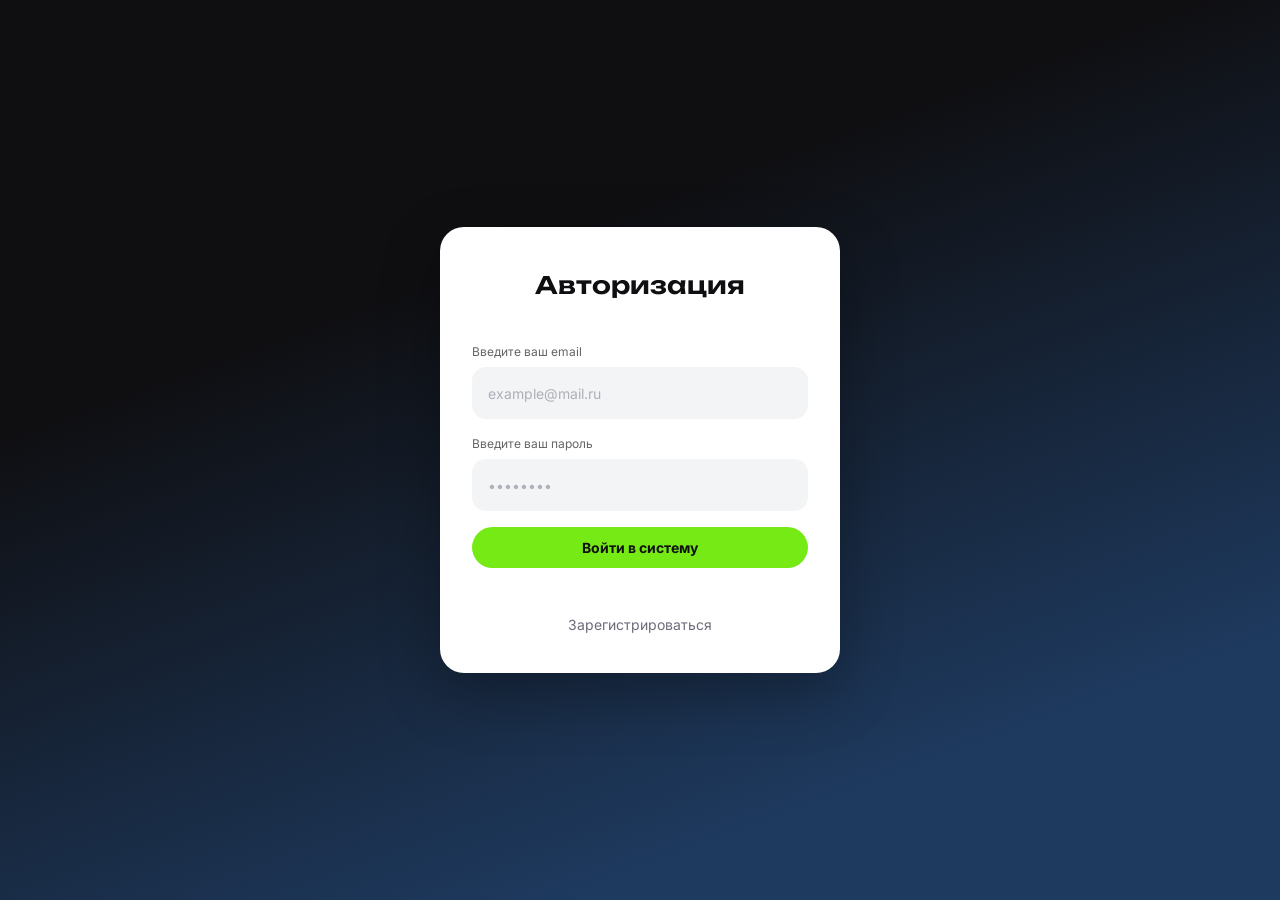
<file: pages/login.html>
<!DOCTYPE html>
<html lang="ru">
<head>
<meta charset="UTF-8">
<meta name="viewport" content="width=device-width, initial-scale=1.0">
<title>Вход — Экзаметрика</title>
<link rel="preconnect" href="https://fonts.googleapis.com">
<link rel="preconnect" href="https://fonts.gstatic.com" crossorigin>
<link href="https://fonts.googleapis.com/css2?family=Unbounded:wght@700;900&family=Inter:wght@400;500;600;700&display=swap" rel="stylesheet">
<link rel="stylesheet" href="styles/style.css">
</head>
<body>

<div class="auth-page">
  <div class="auth-card">
    <h2>Авторизация</h2>

    <form class="auth-form" id="loginForm" novalidate>
      <div class="auth-error" id="loginError"></div>

      <div class="form-group">
        <label for="loginEmail">Введите ваш email</label>
        <input type="email" id="loginEmail" placeholder="example@mail.ru" required autocomplete="email">
      </div>

      <div class="form-group">
        <label for="loginPassword">Введите ваш пароль</label>
        <input type="password" id="loginPassword" placeholder="••••••••" required autocomplete="current-password">
      </div>

      <button type="submit" class="btn-auth" id="loginSubmit">Войти в систему</button>
    </form>

    <button class="auth-switch" onclick="window.location.href='register.html'">
      Зарегистрироваться
    </button>
  </div>
</div>

<script src="../scripts/app.js"></script>
<script>
  document.addEventListener('DOMContentLoaded', function () {
    const form = document.getElementById('loginForm');
    const errorEl = document.getElementById('loginError');
    const submitBtn = document.getElementById('loginSubmit');

    function showError(msg) {
      errorEl.textContent = msg;
      errorEl.classList.add('visible');
    }
    function clearError() {
      errorEl.classList.remove('visible');
      errorEl.textContent = '';
    }

    // Если уже залогинен — на dashboard
    if (typeof getCurrentUser === 'function') {
      getCurrentUser()
        .then(() => { window.location.href = 'dashboard.html'; })
        .catch(() => { /* не залогинен — ок */ });
    }

    form.addEventListener('submit', async function (e) {
      e.preventDefault();
      clearError();

      const email = document.getElementById('loginEmail').value.trim();
      const password = document.getElementById('loginPassword').value.trim();

      if (!email || !password) {
        showError('Пожалуйста, заполните все поля.');
        return;
      }
      if (!email.includes('@') || !email.includes('.')) {
        showError('Введите корректный email.');
        return;
      }

      submitBtn.disabled = true;
      submitBtn.textContent = 'Вход...';

      try {
        const result = await login(email, password);

        if (result && result.token) {
          document.cookie = `session_token=${result.token}; path=/; max-age=86400`;
        }

        window.location.href = 'dashboard.html';
      } catch (err) {
        showError(err.message || 'Ошибка входа. Проверьте email и пароль.');
      } finally {
        submitBtn.disabled = false;
        submitBtn.textContent = 'Войти в систему';
      }
    });
  });
</script>

</body>
</html>
</file>
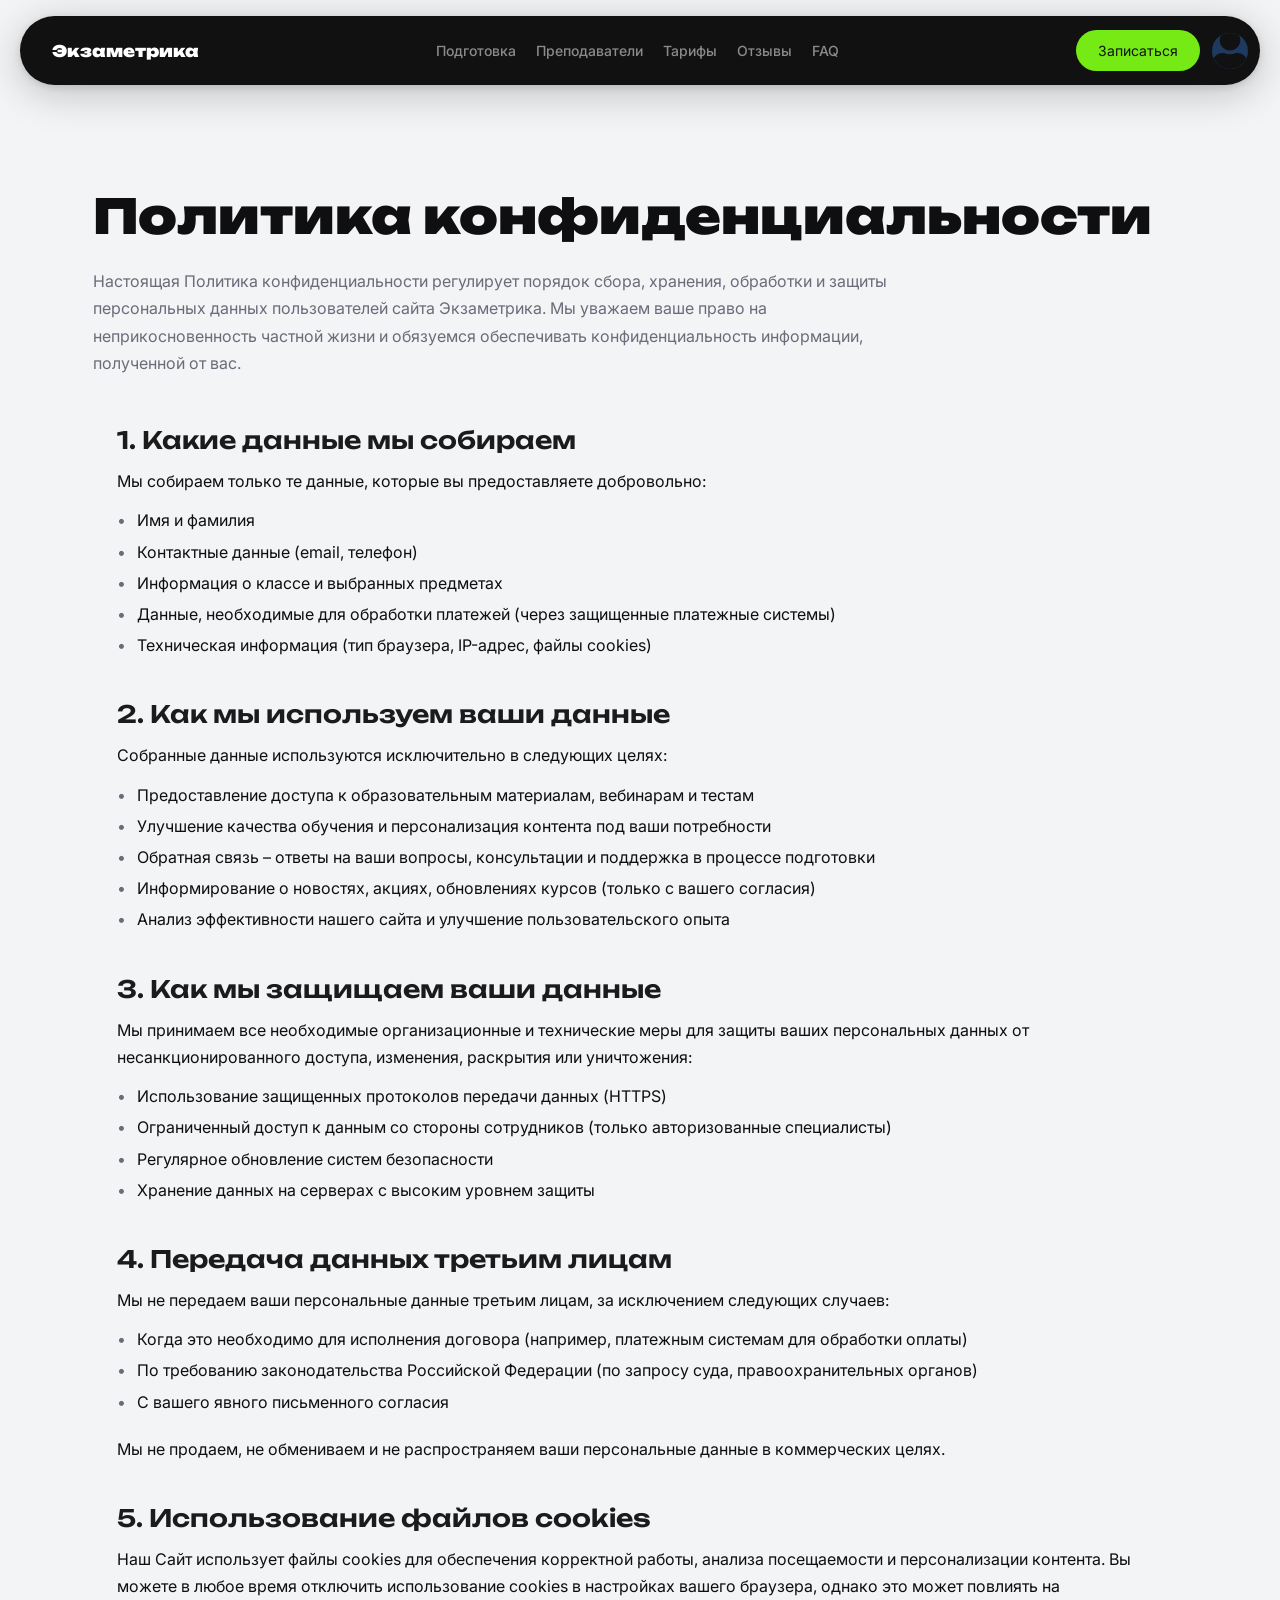
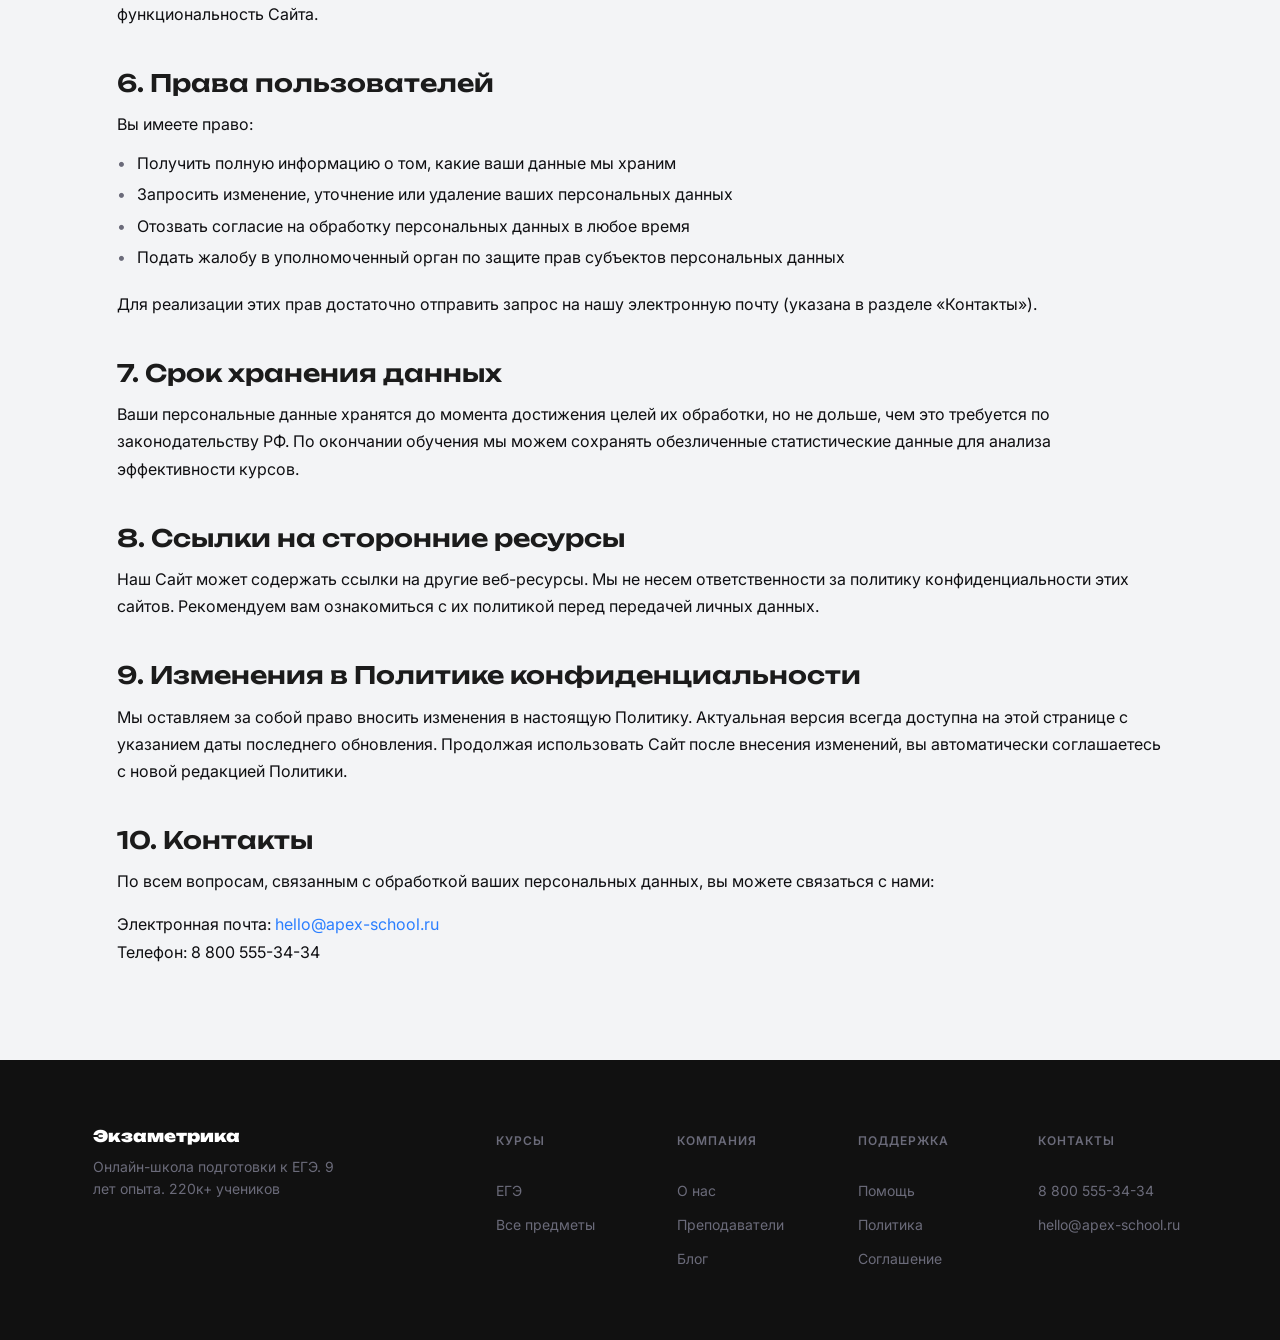
<file: pages/privacy.html>
<!DOCTYPE html>
<html lang="ru">
<head>
<meta charset="UTF-8">
<meta name="viewport" content="width=device-width, initial-scale=1.0">
<title>Политика конфиденциальности — Экзаметрика</title>
<link rel="preconnect" href="https://fonts.googleapis.com">
<link rel="preconnect" href="https://fonts.gstatic.com" crossorigin>
<link href="https://fonts.googleapis.com/css2?family=Unbounded:wght@700;900&family=Inter:wght@400;500;600;700&display=swap" rel="stylesheet">
<link rel="stylesheet" href="styles/style.css">

</head>
<body>

<!-- =========================== HEADER =========================== -->
<div class="nav-wrap">
  <nav class="nav">
    <a href="index.html"><span class="logo">Экзаметрика</span></a>
    <ul class="nav-links">
      <li><a href="index.html#how">Подготовка</a></li>
      <li><a href="teachers.html">Преподаватели</a></li>
      <li><a href="index.html#cta">Тарифы</a></li>
      <li><a href="about.html#testimonials">Отзывы</a></li>
      <li><a href="index.html#faq">FAQ</a></li>
    </ul>
    <div class="nav-actions">
      <a href="#cta" class="btn-primary btn-pill">Записаться</a>
      <a href="login.html" class="nav-avatar" title="Войти">
        <img class="avatar" src="../assets/profile.svg" alt="Аватар пользователя" data-header-avatar>
      </a>
    </div>
    <button class="nav-toggle" aria-label="Открыть меню" onclick="document.querySelector('.nav-wrap').classList.toggle('menu-open')">
      <span></span><span></span><span></span>
    </button>
  </nav>
  <div class="mobile-menu">
    <a href="index.html#how">Подготовка</a>
    <a href="teachers.html">Преподаватели</a>
    <a href="index.html#cta">Тарифы</a>
    <a href="about.html#testimonials">Отзывы</a>
    <a href="index.html#faq">FAQ</a>
    <a href="index.html#cta" class="btn-primary">Записаться</a>
    <a href="dashboard.html" class="mobile-avatar">Личный кабинет</a>
  </div>
</div>
<!-- ================================================================= -->

<!-- =========================== PRIVACY HERO =========================== -->
<section class="privacy-hero">
  <div class="privacy-hero-inner">
    <h1>Политика конфиденциальности</h1>
    <p>Настоящая Политика конфиденциальности регулирует порядок сбора, хранения, обработки и защиты персональных данных пользователей сайта Экзаметрика. Мы уважаем ваше право на неприкосновенность частной жизни и обязуемся обеспечивать конфиденциальность информации, полученной от вас.</p>
  </div>
</section>

<!-- =========================== PRIVACY CONTENT =========================== -->
<main class="privacy-content">

  <div class="privacy-section">
    <h2>1. Какие данные мы собираем</h2>
    <p>Мы собираем только те данные, которые вы предоставляете добровольно:</p>
    <ul>
      <li>Имя и фамилия</li>
      <li>Контактные данные (email, телефон)</li>
      <li>Информация о классе и выбранных предметах</li>
      <li>Данные, необходимые для обработки платежей (через защищенные платежные системы)</li>
      <li>Техническая информация (тип браузера, IP-адрес, файлы cookies)</li>
    </ul>
  </div>

  <div class="privacy-section">
    <h2>2. Как мы используем ваши данные</h2>
    <p>Собранные данные используются исключительно в следующих целях:</p>
    <ul>
      <li>Предоставление доступа к образовательным материалам, вебинарам и тестам</li>
      <li>Улучшение качества обучения и персонализация контента под ваши потребности</li>
      <li>Обратная связь – ответы на ваши вопросы, консультации и поддержка в процессе подготовки</li>
      <li>Информирование о новостях, акциях, обновлениях курсов (только с вашего согласия)</li>
      <li>Анализ эффективности нашего сайта и улучшение пользовательского опыта</li>
    </ul>
  </div>

  <div class="privacy-section">
    <h2>3. Как мы защищаем ваши данные</h2>
    <p>Мы принимаем все необходимые организационные и технические меры для защиты ваших персональных данных от несанкционированного доступа, изменения, раскрытия или уничтожения:</p>
    <ul>
      <li>Использование защищенных протоколов передачи данных (HTTPS)</li>
      <li>Ограниченный доступ к данным со стороны сотрудников (только авторизованные специалисты)</li>
      <li>Регулярное обновление систем безопасности</li>
      <li>Хранение данных на серверах с высоким уровнем защиты</li>
    </ul>
  </div>

  <div class="privacy-section">
    <h2>4. Передача данных третьим лицам</h2>
    <p>Мы не передаем ваши персональные данные третьим лицам, за исключением следующих случаев:</p>
    <ul>
      <li>Когда это необходимо для исполнения договора (например, платежным системам для обработки оплаты)</li>
      <li>По требованию законодательства Российской Федерации (по запросу суда, правоохранительных органов)</li>
      <li>С вашего явного письменного согласия</li>
    </ul>
    <p style="margin-top: 8px;">Мы не продаем, не обмениваем и не распространяем ваши персональные данные в коммерческих целях.</p>
  </div>

  <div class="privacy-section">
    <h2>5. Использование файлов cookies</h2>
    <p>Наш Сайт использует файлы cookies для обеспечения корректной работы, анализа посещаемости и персонализации контента. Вы можете в любое время отключить использование cookies в настройках вашего браузера, однако это может повлиять на функциональность Сайта.</p>
  </div>

  <div class="privacy-section">
    <h2>6. Права пользователей</h2>
    <p>Вы имеете право:</p>
    <ul>
      <li>Получить полную информацию о том, какие ваши данные мы храним</li>
      <li>Запросить изменение, уточнение или удаление ваших персональных данных</li>
      <li>Отозвать согласие на обработку персональных данных в любое время</li>
      <li>Подать жалобу в уполномоченный орган по защите прав субъектов персональных данных</li>
    </ul>
    <p style="margin-top: 8px;">Для реализации этих прав достаточно отправить запрос на нашу электронную почту (указана в разделе «Контакты»).</p>
  </div>

  <div class="privacy-section">
    <h2>7. Срок хранения данных</h2>
    <p>Ваши персональные данные хранятся до момента достижения целей их обработки, но не дольше, чем это требуется по законодательству РФ. По окончании обучения мы можем сохранять обезличенные статистические данные для анализа эффективности курсов.</p>
  </div>

  <div class="privacy-section">
    <h2>8. Ссылки на сторонние ресурсы</h2>
    <p>Наш Сайт может содержать ссылки на другие веб-ресурсы. Мы не несем ответственности за политику конфиденциальности этих сайтов. Рекомендуем вам ознакомиться с их политикой перед передачей личных данных.</p>
  </div>

  <div class="privacy-section">
    <h2>9. Изменения в Политике конфиденциальности</h2>
    <p>Мы оставляем за собой право вносить изменения в настоящую Политику. Актуальная версия всегда доступна на этой странице с указанием даты последнего обновления. Продолжая использовать Сайт после внесения изменений, вы автоматически соглашаетесь с новой редакцией Политики.</p>
  </div>

  <div class="privacy-section">
    <h2>10. Контакты</h2>
    <p>По всем вопросам, связанным с обработкой ваших персональных данных, вы можете связаться с нами:</p>
    <div class="contacts">
      <span>Электронная почта: <a href="mailto:hello@apex-school.ru" style="color: var(--blue); text-decoration: none;">hello@apex-school.ru</a></span>
      <span>Телефон: 8 800 555-34-34</span>
    </div>
  </div>

</main>

<!-- =========================== FOOTER =========================== -->
<footer class="site-footer">
  <div class="footer-inner">
    <div class="footer-brand">
      <a href="index.html"><span class="logo">Экзаметрика</span></a>
      <p>Онлайн-школа подготовки к ЕГЭ. 9 лет опыта. 220к+ учеников</p>
    </div>
    <div class="footer-cols">
      <div class="footer-col">
        <span class="label">КУРСЫ</span>
        <a href="index.html">ЕГЭ</a>
        <a href="knowledge-base.html">Все предметы</a>
      </div>
      <div class="footer-col">
        <span class="label">КОМПАНИЯ</span>
        <a href="about.html">О нас</a>
        <a href="teachers.html">Преподаватели</a>
        <a href="blog.html">Блог</a>
      </div>
      <div class="footer-col">
        <span class="label">ПОДДЕРЖКА</span>
        <a href="support.html">Помощь</a>
        <a href="privacy.html">Политика</a>
        <a href="privacy.html">Соглашение</a>
      </div>
      <div class="footer-col">
        <span class="label">КОНТАКТЫ</span>
        <span>8 800 555-34-34</span>
        <span>hello@apex-school.ru</span>
      </div>
    </div>
  </div>
</footer>
<!-- ================================================================= -->

<script>
  document.querySelectorAll('.mobile-menu a, .mobile-menu button').forEach(function(el){
    el.addEventListener('click', function(){
      document.querySelector('.nav-wrap').classList.remove('menu-open');
    });
  });
</script>

</body>
</html>
</file>
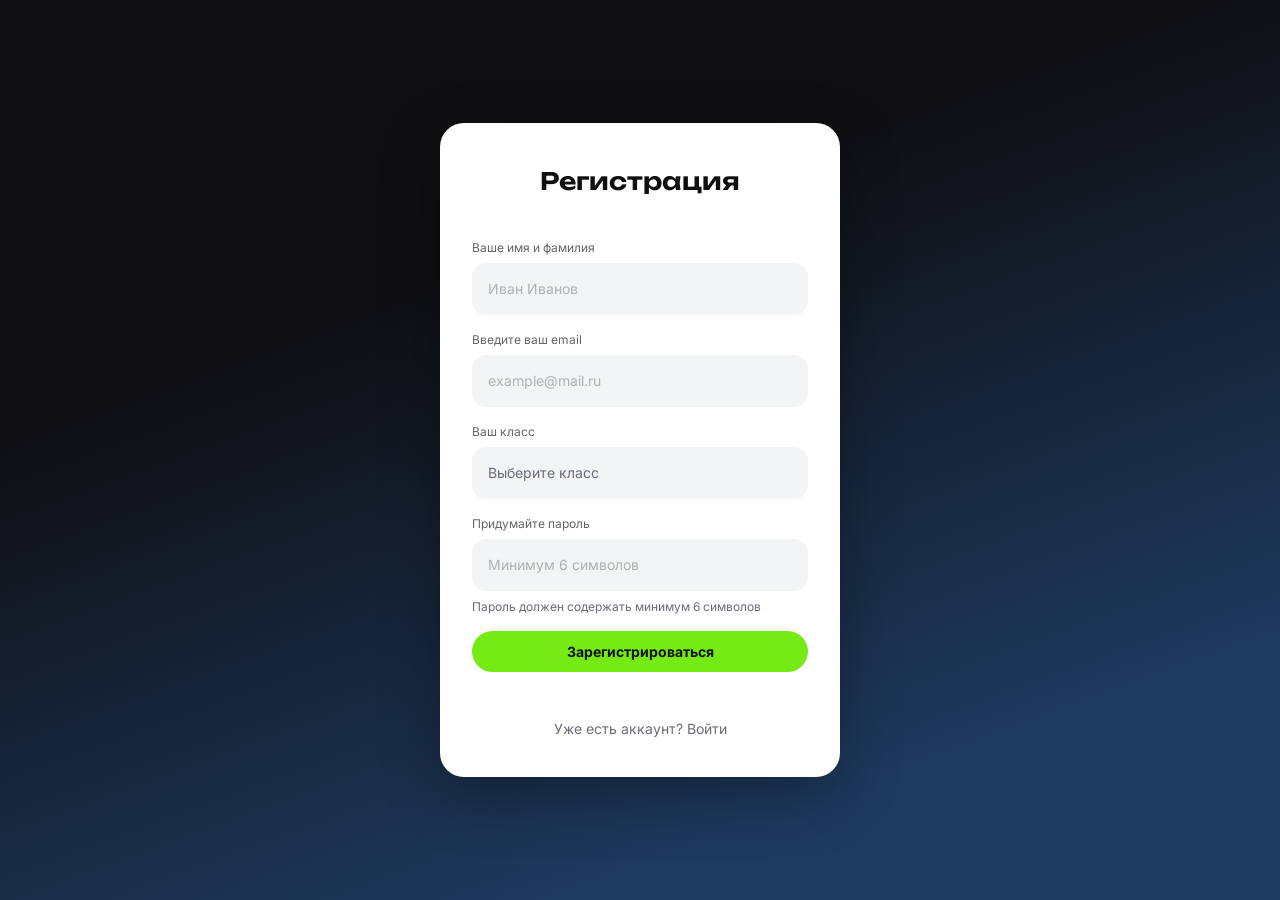
<file: pages/register.html>
<!DOCTYPE html>
<html lang="ru">
<head>
<meta charset="UTF-8">
<meta name="viewport" content="width=device-width, initial-scale=1.0">
<title>Регистрация — Экзаметрика</title>
<link rel="preconnect" href="https://fonts.googleapis.com">
<link rel="preconnect" href="https://fonts.gstatic.com" crossorigin>
<link href="https://fonts.googleapis.com/css2?family=Unbounded:wght@700;900&family=Inter:wght@400;500;600;700&display=swap" rel="stylesheet">
<link rel="stylesheet" href="styles/style.css">
</head>
<body>

<div class="auth-page">
  <div class="auth-card">
    <h2>Регистрация</h2>

    <form class="auth-form" id="registerForm" novalidate>
      <div class="auth-error" id="registerError"></div>
      <div class="auth-success" id="registerSuccess"></div>

      <div class="form-group">
        <label for="registerName">Ваше имя и фамилия</label>
        <input type="text" id="registerName" placeholder="Иван Иванов" required autocomplete="name">
      </div>

      <div class="form-group">
        <label for="registerEmail">Введите ваш email</label>
        <input type="email" id="registerEmail" placeholder="example@mail.ru" required autocomplete="email">
      </div>

      <div class="form-group">
        <label for="registerGrade">Ваш класс</label>
        <select id="registerGrade" required>
          <option value="">Выберите класс</option>
          <option value="9">9 класс</option>
          <option value="10">10 класс</option>
          <option value="11">11 класс</option>
        </select>
      </div>

      <div class="form-group">
        <label for="registerPassword">Придумайте пароль</label>
        <input type="password" id="registerPassword" placeholder="Минимум 6 символов" minlength="6" required autocomplete="new-password">
        <div class="password-hint">Пароль должен содержать минимум 6 символов</div>
      </div>

      <button type="submit" class="btn-auth" id="registerSubmit">Зарегистрироваться</button>
    </form>

    <button class="auth-switch" onclick="window.location.href='login.html'">
      Уже есть аккаунт? Войти
    </button>
  </div>
</div>

<script src="../scripts/app.js"></script>
<script>
  document.addEventListener('DOMContentLoaded', function () {
    const form = document.getElementById('registerForm');
    const errorEl = document.getElementById('registerError');
    const successEl = document.getElementById('registerSuccess');
    const submitBtn = document.getElementById('registerSubmit');

    function showError(msg) {
      errorEl.textContent = msg;
      errorEl.classList.add('visible');
      successEl.classList.remove('visible');
    }
    function showSuccess(msg) {
      successEl.textContent = msg;
      successEl.classList.add('visible');
      errorEl.classList.remove('visible');
    }
    function clearMessages() {
      errorEl.classList.remove('visible');
      successEl.classList.remove('visible');
      errorEl.textContent = '';
      successEl.textContent = '';
    }

    form.addEventListener('submit', async function (e) {
      e.preventDefault();
      clearMessages();

      const fullName = document.getElementById('registerName').value.trim();
      const email = document.getElementById('registerEmail').value.trim();
      const grade = document.getElementById('registerGrade').value;
      const password = document.getElementById('registerPassword').value.trim();

      if (!fullName || !email || !password || !grade) {
        showError('Пожалуйста, заполните все поля.');
        return;
      }
      if (fullName.length < 3) {
        showError('Имя должно содержать минимум 3 символа.');
        return;
      }
      if (!email.includes('@') || !email.includes('.')) {
        showError('Введите корректный email.');
        return;
      }
      if (password.length < 6) {
        showError('Пароль должен содержать минимум 6 символов.');
        return;
      }

      submitBtn.disabled = true;
      submitBtn.textContent = 'Регистрация...';

      try {
        const result = await register(email, password, fullName, parseInt(grade, 10));

        // Пробуем сохранить сессию как в app.js
        if (result && result.token) {
          document.cookie = `session_token=${result.token}; path=/; max-age=86400`;
        }

        showSuccess('Регистрация успешна! Перенаправляем...');
        setTimeout(() => { window.location.href = 'dashboard.html'; }, 800);
      } catch (err) {
        showError(err.message || 'Ошибка при регистрации.');
      } finally {
        submitBtn.disabled = false;
        submitBtn.textContent = 'Зарегистрироваться';
      }
    });
  });
</script>

</body>
</html>
</file>
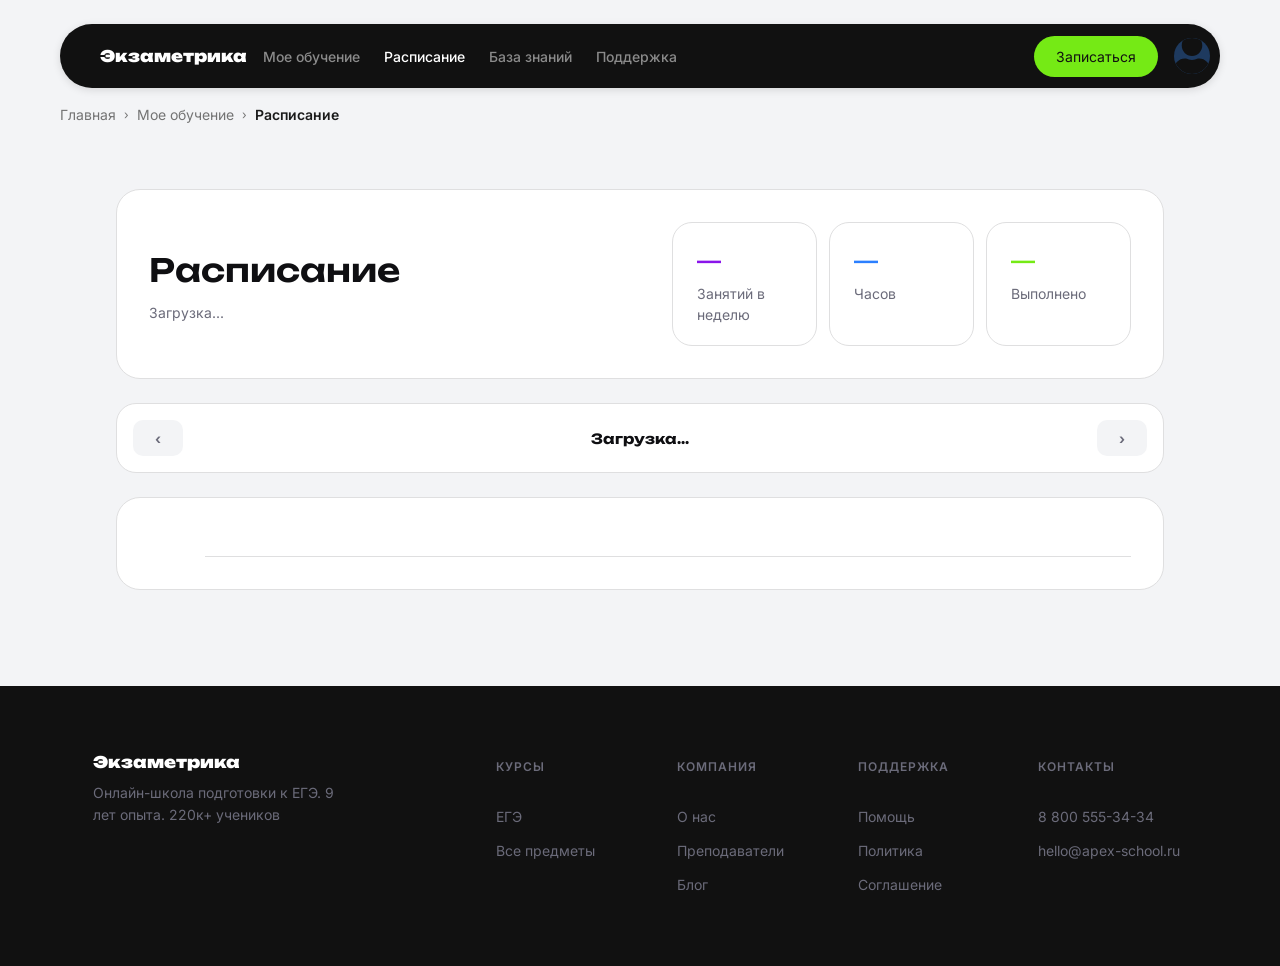
<file: pages/schedule.html>
<!DOCTYPE html>
<html lang="ru">
<head>
<meta charset="UTF-8">
<meta name="viewport" content="width=device-width, initial-scale=1.0">
<title>Расписание — Экзаметрика</title>
<link rel="preconnect" href="https://fonts.googleapis.com">
<link rel="preconnect" href="https://fonts.gstatic.com" crossorigin>
<link href="https://fonts.googleapis.com/css2?family=Unbounded:wght@600;700;900&family=Inter:wght@400;500;600;700&display=swap" rel="stylesheet">
<link rel="stylesheet" href="styles/style.css">
</head>
<body>

<!-- =========================== HEADER =========================== -->
<div class="app-nav-wrap">
  <nav class="app-nav">
    <a href="index.html"><span class="logo">Экзаметрика</span></a>
    <ul class="app-nav-links">
      <li><a href="dashboard.html">Мое обучение</a></li>
      <li><a href="schedule.html" class="active">Расписание</a></li>
      <li><a href="knowledge-base.html">База знаний</a></li>
      <li><a href="support.html">Поддержка</a></li>
    </ul>
    <div class="app-nav-actions">
      <span class="score-badge" id="headerScore">—</span>
    </div>
    <a href="login.html" class="nav-avatar" title="Войти">
      <img class="avatar" src="../assets/profile.svg" alt="Аватар пользователя" data-header-avatar>
    </a>
    <button class="nav-toggle" aria-label="Открыть меню" onclick="document.querySelector('.app-nav-wrap').classList.toggle('menu-open')">
      <span></span><span></span><span></span>
    </button>
  </nav>
  <div class="mobile-menu">
    <a href="dashboard.html">Мое обучение</a>
    <a href="schedule.html">Расписание</a>
    <a href="knowledge-base.html">База знаний</a>
    <a href="support.html">Поддержка</a>
  </div>
</div>
<div class="breadcrumb-wrap">
  <div class="breadcrumb">
    <a href="index.html">Главная</a>
    <span class="sep">›</span>
    <a href="dashboard.html">Мое обучение</a>
    <span class="sep">›</span>
    <span class="current">Расписание</span>
  </div>
</div>
<!-- ================================================================================================ -->

<main class="app-container">
  <div class="sched">

    <div class="card sched-head">
      <div>
        <h2>Расписание</h2>
        <div class="sub" id="week-range-label">Загрузка...</div>
      </div>
      <div class="sched-head-stats">
        <div class="mini-stat"><span class="num" style="color:var(--purple)">—</span><span class="label">Занятий в неделю</span></div>
        <div class="mini-stat"><span class="num" style="color:var(--blue)">—</span><span class="label">Часов</span></div>
        <div class="mini-stat"><span class="num" style="color:var(--green)">—</span><span class="label">Выполнено</span></div>
      </div>
    </div>

    <div class="week-nav">
      <button class="nav-arrow" aria-label="Предыдущая неделя">‹</button>
      <span class="label">Загрузка...</span>
      <button class="nav-arrow" aria-label="Следующая неделя">›</button>
    </div>

    <!-- Мобильное расписание: табы по дням + панель активного дня -->
    <div class="day-picker"></div>
    <div class="day-agenda"></div>

    <!-- Desktop-сетка (скрывается на мобиле через CSS) -->
    <div class="card schedule-wrap">
      <div class="schedule-grid">
        <div class="day-head" style="grid-column:2"><div class="dow"></div><div class="date"></div></div>
        <div class="day-head" style="grid-column:3"><div class="dow"></div><div class="date"></div></div>
        <div class="day-head" style="grid-column:4"><div class="dow"></div><div class="date"></div></div>
        <div class="day-head" style="grid-column:5"><div class="dow"></div><div class="date"></div></div>
        <div class="day-head" style="grid-column:6"><div class="dow"></div><div class="date"></div></div>
        <div class="day-head" style="grid-column:7"><div class="dow"></div><div class="date"></div></div>
      </div>
    </div>

  </div>
</main>

<!-- =========================== FOOTER =========================== -->
<footer class="site-footer">
  <div class="footer-inner">
    <div class="footer-brand">
      <a href="index.html"><span class="logo">Экзаметрика</span></a>
      <p>Онлайн-школа подготовки к ЕГЭ. 9 лет опыта. 220к+ учеников</p>
    </div>
    <div class="footer-cols">
      <div class="footer-col">
        <span class="label">КУРСЫ</span>
        <a href="index.html">ЕГЭ</a>
        <a href="knowledge-base.html">Все предметы</a>
      </div>
      <div class="footer-col">
        <span class="label">КОМПАНИЯ</span>
        <a href="about.html">О нас</a>
        <a href="teachers.html">Преподаватели</a>
        <a href="blog.html">Блог</a>
      </div>
      <div class="footer-col">
        <span class="label">ПОДДЕРЖКА</span>
        <a href="support.html">Помощь</a>
        <a href="privacy.html">Политика</a>
        <a href="privacy.html">Соглашение</a>
      </div>
      <div class="footer-col">
        <span class="label">КОНТАКТЫ</span>
        <span>8 800 555-34-34</span>
        <span>hello@apex-school.ru</span>
      </div>
    </div>
  </div>
</footer>

<script src="../scripts/app.js"></script>

</body>
</html>
</file>
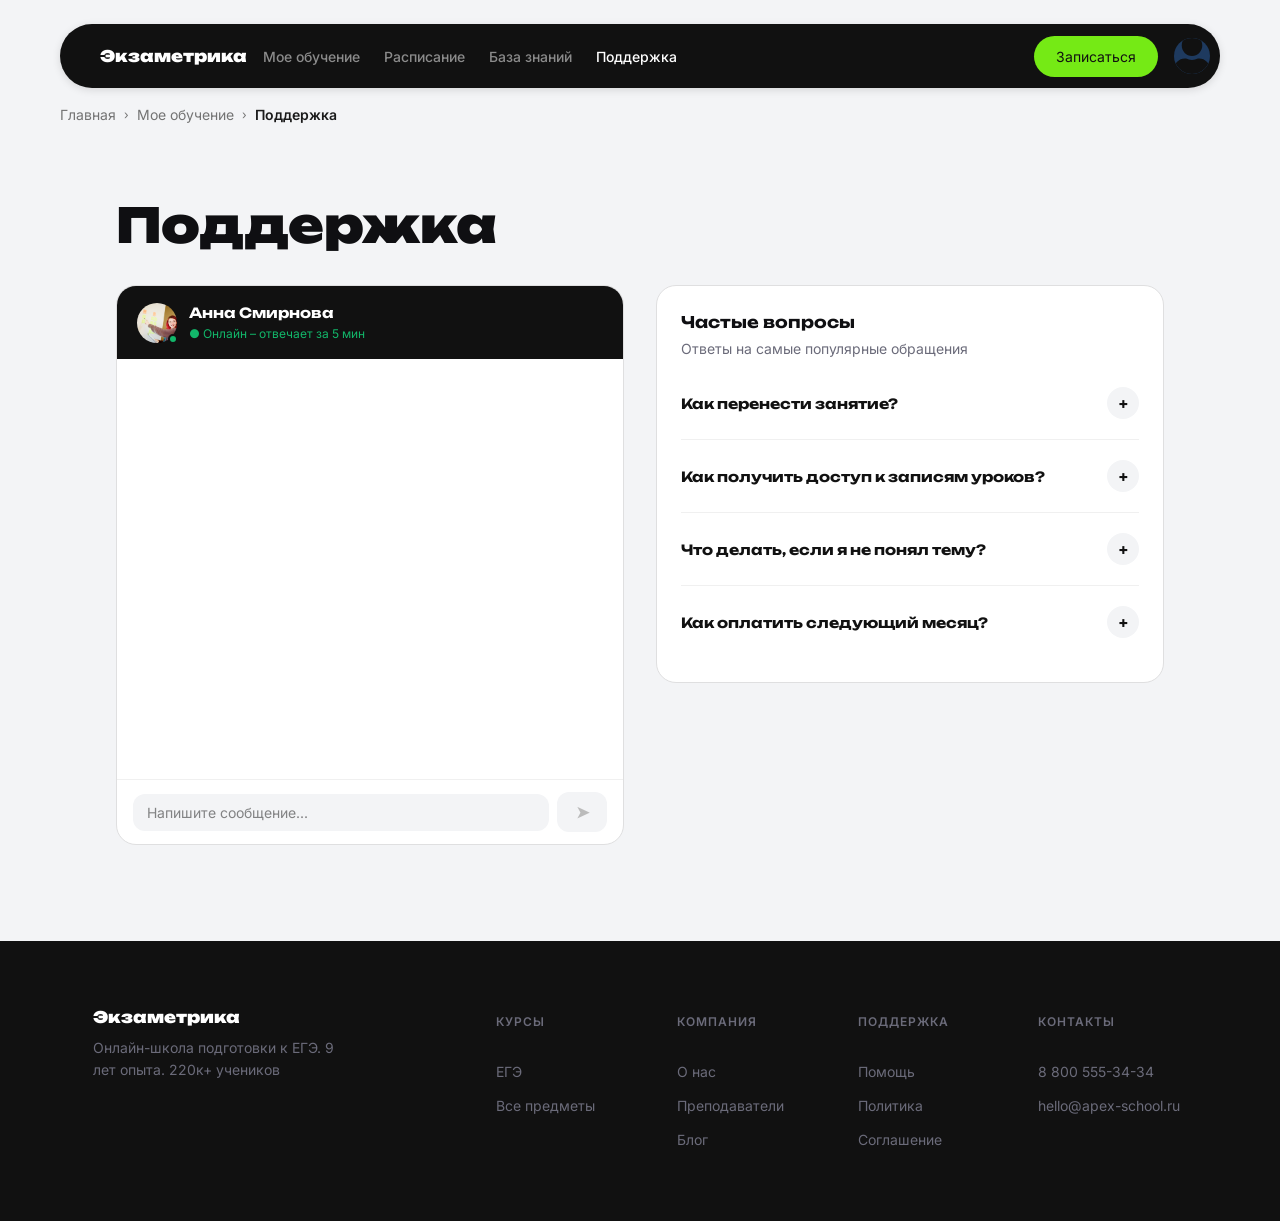
<file: pages/support.html>
<!DOCTYPE html>
<html lang="ru">
<head>
<meta charset="UTF-8">
<meta name="viewport" content="width=device-width, initial-scale=1.0">
<title>Поддержка — Экзаметрика</title>
<link rel="preconnect" href="https://fonts.googleapis.com">
<link rel="preconnect" href="https://fonts.gstatic.com" crossorigin>
<link href="https://fonts.googleapis.com/css2?family=Unbounded:wght@700;900&family=Inter:wght@400;500;600;700&display=swap" rel="stylesheet">
<link rel="stylesheet" href="styles/style.css">
</head>
<body>

<!-- =========================== HEADER =========================== -->
<div class="app-nav-wrap">
  <nav class="app-nav">
    <a href="index.html"><span class="logo">Экзаметрика</span></a>
    <ul class="app-nav-links">
      <li><a href="dashboard.html">Мое обучение</a></li>
      <li><a href="schedule.html">Расписание</a></li>
      <li><a href="knowledge-base.html">База знаний</a></li>
      <li><a href="support.html" class="active">Поддержка</a></li>
    </ul>
    <div class="app-nav-actions">
      <span class="score-badge" id="headerScore">—</span>
    </div>
    <a href="login.html" class="nav-avatar" title="Войти">
      <img class="avatar" src="../assets/profile.svg" alt="Аватар пользователя" data-header-avatar>
    </a>
    <button class="nav-toggle" aria-label="Открыть меню" onclick="document.querySelector('.app-nav-wrap').classList.toggle('menu-open')">
      <span></span><span></span><span></span>
    </button>
  </nav>
  <div class="mobile-menu">
    <a href="dashboard.html">Мое обучение</a>
    <a href="schedule.html">Расписание</a>
    <a href="knowledge-base.html">База знаний</a>
    <a href="support.html">Поддержка</a>
  </div>
</div>
<div class="breadcrumb-wrap">
  <div class="breadcrumb">
    <a href="index.html">Главная</a>
    <span class="sep">›</span>
    <a href="dashboard.html">Мое обучение</a>
    <span class="sep">›</span>
    <span class="current">Поддержка</span>
  </div>
</div>
<!-- ================================================================================================ -->

<main class="app-container">
  <div class="support">
    <h2>Поддержка</h2>

    <!-- виден только на мобиле, переключает какая карточка ниже показана -->
    <div class="support-tabs">
      <button type="button" class="active" data-target="chat">Чат с куратором</button>
      <button type="button" data-target="faq">Частые вопросы</button>
    </div>

    <div class="support-row">

      <div class="chat-card active-panel">
        <div class="chat-header">
          <div class="avatar-wrap">
            <img src="../assets/men 1.png" alt="Анна Смирнова">
            <span class="status-dot"></span>
          </div>
          <div>
            <div class="name">Анна Смирнова</div>
            <div class="status">● Онлайн – отвечает за 5 мин</div>
          </div>
        </div>

        <!-- Сюда app.js рендерит историю сообщений из /api/support -->
        <div class="chat-body"></div>

        <!-- Форма без onsubmit="return false;" — app.js перехватит submit -->
        <form class="chat-input-row">
          <input type="text" placeholder="Напишите сообщение...">
          <button type="submit" class="chat-send" aria-label="Отправить">➤</button>
        </form>
      </div>

      <div class="faq-card">
        <h3>Частые вопросы</h3>
        <div class="sub">Ответы на самые популярные обращения</div>
        <div class="support-faq-list">
          <div class="support-faq-item">
            <button class="support-faq-q"><span>Как перенести занятие?</span><span class="support-faq-toggle">+</span></button>
            <div class="support-faq-a"><p>Откройте занятие в «Расписании» и нажмите «Перенести» — доступные слоты покажутся автоматически. Изменить время можно не позднее чем за 3 часа до начала.</p></div>
          </div>
          <div class="support-faq-item">
            <button class="support-faq-q"><span>Как получить доступ к записям уроков?</span><span class="support-faq-toggle">+</span></button>
            <div class="support-faq-a"><p>Все записи появляются в разделе «База знаний» в течение часа после занятия и хранятся там весь срок обучения.</p></div>
          </div>
          <div class="support-faq-item">
            <button class="support-faq-q"><span>Что делать, если я не понял тему?</span><span class="support-faq-toggle">+</span></button>
            <div class="support-faq-a"><p>Напишите куратору в чат слева — он подберёт дополнительный материал или запишет вас на разбор темы с преподавателем.</p></div>
          </div>
          <div class="support-faq-item">
            <button class="support-faq-q"><span>Как оплатить следующий месяц?</span><span class="support-faq-toggle">+</span></button>
            <div class="support-faq-a"><p>Ссылка на оплату приходит на почту за 5 дней до списания. Оплатить также можно в личном кабинете в разделе «Тариф».</p></div>
          </div>
        </div>
      </div>

    </div>
  </div>
</main>

<!-- =========================== FOOTER =========================== -->
<footer class="site-footer">
  <div class="footer-inner">
    <div class="footer-brand">
      <a href="index.html"><span class="logo">Экзаметрика</span></a>
      <p>Онлайн-школа подготовки к ЕГЭ. 9 лет опыта. 220к+ учеников</p>
    </div>
    <div class="footer-cols">
      <div class="footer-col">
        <span class="label">КУРСЫ</span>
        <a href="index.html">ЕГЭ</a>
        <a href="knowledge-base.html">Все предметы</a>
      </div>
      <div class="footer-col">
        <span class="label">КОМПАНИЯ</span>
        <a href="about.html">О нас</a>
        <a href="teachers.html">Преподаватели</a>
        <a href="blog.html">Блог</a>
      </div>
      <div class="footer-col">
        <span class="label">ПОДДЕРЖКА</span>
        <a href="support.html">Помощь</a>
        <a href="privacy.html">Политика</a>
        <a href="privacy.html">Соглашение</a>
      </div>
      <div class="footer-col">
        <span class="label">КОНТАКТЫ</span>
        <span>8 800 555-34-34</span>
        <span>hello@apex-school.ru</span>
      </div>
    </div>
  </div>
</footer>
<!-- ============================================================================================ -->

<script src="../scripts/app.js"></script>
<script>
  // =========================================================
  //  Только UI-логика страницы. Отправка сообщений — в app.js
  // =========================================================

  // FAQ-аккордеон
  document.querySelectorAll('.support-faq-item').forEach(function (item) {
    item.querySelector('.support-faq-q').addEventListener('click', function () {
      var isOpen = item.classList.contains('open');
      document.querySelectorAll('.support-faq-item.open').forEach(function (el) { el.classList.remove('open'); });
      if (!isOpen) item.classList.add('open');
    });
  });

  // Мобильный переключатель «Чат с куратором» / «Частые вопросы»
  document.querySelectorAll('.support-tabs button').forEach(function (btn) {
    btn.addEventListener('click', function () {
      document.querySelectorAll('.support-tabs button').forEach(function (b) { b.classList.remove('active'); });
      btn.classList.add('active');
      var target = btn.getAttribute('data-target');
      document.querySelector('.chat-card').classList.toggle('active-panel', target === 'chat');
      document.querySelector('.faq-card').classList.toggle('active-panel', target === 'faq');
    });
  });

  // Закрытие мобильного меню
  document.querySelectorAll('.mobile-menu a, .mobile-menu button').forEach(function (el) {
    el.addEventListener('click', function () {
      document.querySelector('.app-nav-wrap').classList.remove('menu-open');
    });
  });
</script>

</body>
</html>
</file>
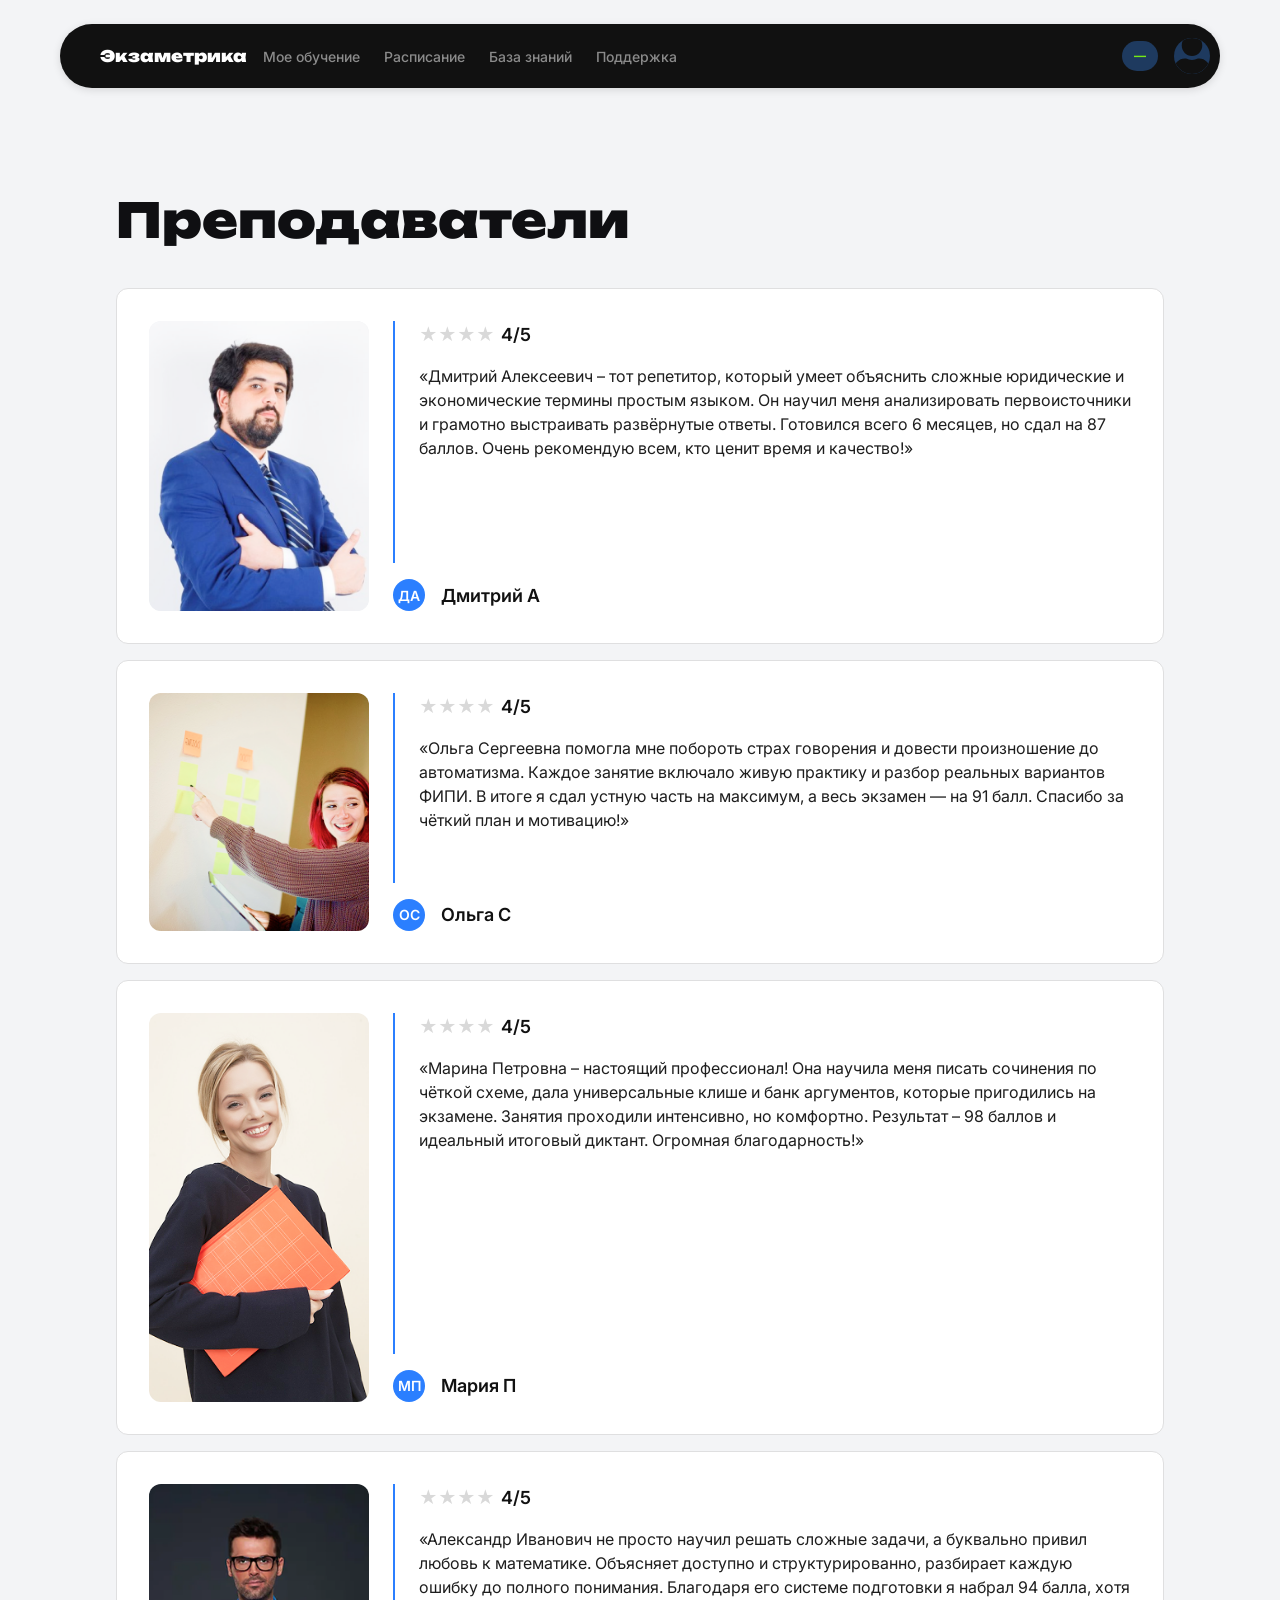
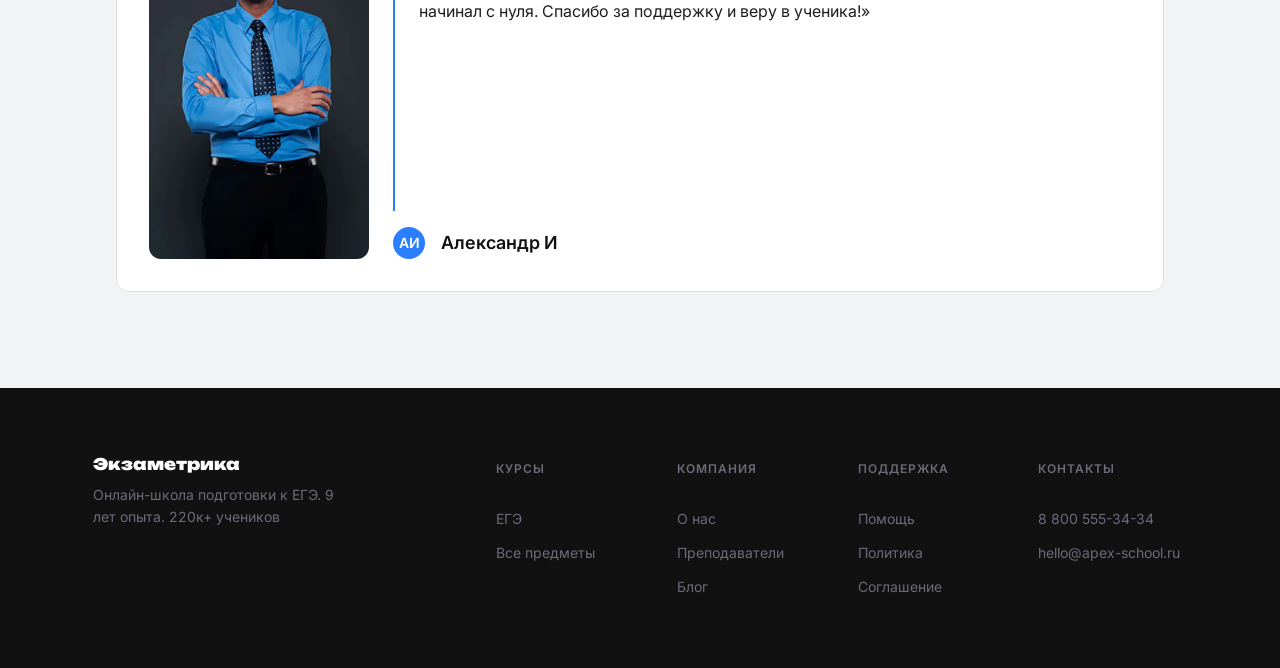
<file: pages/teachers.html>
<!DOCTYPE html>
<html lang="ru">
<head>
<meta charset="UTF-8">
<meta name="viewport" content="width=device-width, initial-scale=1.0">
<title>Преподаватели — Экзаметрика</title>
<link rel="preconnect" href="https://fonts.googleapis.com">
<link rel="preconnect" href="https://fonts.gstatic.com" crossorigin>
<link href="https://fonts.googleapis.com/css2?family=Unbounded:wght@700;900&family=Inter:wght@400;500;600;700&display=swap" rel="stylesheet">
<link rel="stylesheet" href="styles/style.css">

</head>
<body>

<!-- =========================== HEADER =========================== -->
<div class="app-nav-wrap">
  <nav class="app-nav">
    <a href="index.html"><span class="logo">Экзаметрика</span></a>
    <ul class="app-nav-links">
      <li><a href="dashboard.html">Мое обучение</a></li>
      <li><a href="schedule.html">Расписание</a></li>
      <li><a href="knowledge-base.html">База знаний</a></li>
      <li><a href="support.html">Поддержка</a></li>
    </ul>
    <div class="app-nav-actions">
      <span class="score-badge" id="headerScore">—</span>
    </div>
    <a href="login.html" class="nav-avatar" title="Войти">
      <img class="avatar" src="../assets/profile.svg" alt="Аватар пользователя" data-header-avatar>
    </a>
    <button class="nav-toggle" aria-label="Открыть меню" onclick="document.querySelector('.app-nav-wrap').classList.toggle('menu-open')">
      <span></span><span></span><span></span>
    </button>
  </nav>
  <div class="mobile-menu">
    <a href="dashboard.html">Мое обучение</a>
    <a href="schedule.html">Расписание</a>
    <a href="knowledge-base.html">База знаний</a>
    <a href="support.html">Поддержка</a>
    <div class="mobile-score">85 баллов</div>
  </div>
</div>
<!-- ================================================================================================ -->

<main class="app-container" style="padding-top:48px;">
  <div class="teachers">
    <h2>Преподаватели</h2>

    <div class="review-list">
      <article class="review-card">
        <div class="review-photo"><img src="../assets/Photo.png" alt="Дмитрий Алексеевич"></div>
        <div class="review-body">
          <div class="review-quote-row">
            <span class="quote-bar"></span>
            <div class="quote-content">
              <div class="rating"><span class="stars">★★★★</span><span>4/5</span></div>
              <p class="quote-text">«Дмитрий Алексеевич – тот репетитор, который умеет объяснить сложные юридические и экономические термины простым языком. Он научил меня анализировать первоисточники и грамотно выстраивать развёрнутые ответы. Готовился всего 6 месяцев, но сдал на 87 баллов. Очень рекомендую всем, кто ценит время и качество!»</p>
            </div>
          </div>
          <div class="reviewer">
            <span class="initials">ДА</span>
            <span class="name">Дмитрий А</span>
          </div>
        </div>
      </article>

      <article class="review-card">
        <div class="review-photo"><img src="../assets/men 1.png" alt="Ольга Сергеевна"></div>
        <div class="review-body">
          <div class="review-quote-row">
            <span class="quote-bar"></span>
            <div class="quote-content">
              <div class="rating"><span class="stars">★★★★</span><span>4/5</span></div>
              <p class="quote-text">«Ольга Сергеевна помогла мне побороть страх говорения и довести произношение до автоматизма. Каждое занятие включало живую практику и разбор реальных вариантов ФИПИ. В итоге я сдал устную часть на максимум, а весь экзамен — на 91 балл. Спасибо за чёткий план и мотивацию!»</p>
            </div>
          </div>
          <div class="reviewer">
            <span class="initials">ОС</span>
            <span class="name">Ольга С</span>
          </div>
        </div>
      </article>

      <article class="review-card">
        <div class="review-photo"><img src="../assets/men 2.png" alt="Марина Петровна"></div>
        <div class="review-body">
          <div class="review-quote-row">
            <span class="quote-bar"></span>
            <div class="quote-content">
              <div class="rating"><span class="stars">★★★★</span><span>4/5</span></div>
              <p class="quote-text">«Марина Петровна – настоящий профессионал! Она научила меня писать сочинения по чёткой схеме, дала универсальные клише и банк аргументов, которые пригодились на экзамене. Занятия проходили интенсивно, но комфортно. Результат – 98 баллов и идеальный итоговый диктант. Огромная благодарность!»</p>
            </div>
          </div>
          <div class="reviewer">
            <span class="initials">МП</span>
            <span class="name">Мария П</span>
          </div>
        </div>
      </article>

      <article class="review-card">
        <div class="review-photo"><img src="../assets/image(1).png" alt="Александр Иванович"></div>
        <div class="review-body">
          <div class="review-quote-row">
            <span class="quote-bar"></span>
            <div class="quote-content">
              <div class="rating"><span class="stars">★★★★</span><span>4/5</span></div>
              <p class="quote-text">«Александр Иванович не просто научил решать сложные задачи, а буквально привил любовь к математике. Объясняет доступно и структурированно, разбирает каждую ошибку до полного понимания. Благодаря его системе подготовки я набрал 94 балла, хотя начинал с нуля. Спасибо за поддержку и веру в ученика!»</p>
            </div>
          </div>
          <div class="reviewer">
            <span class="initials">АИ</span>
            <span class="name">Александр И</span>
          </div>
        </div>
      </article>
    </div>
  </div>
</main>

<!-- =========================== FOOTER =========================== -->
<footer class="site-footer">
  <div class="footer-inner">
    <div class="footer-brand">
      <a href="index.html"><span class="logo">Экзаметрика</span></a>
      <p>Онлайн-школа подготовки к ЕГЭ. 9 лет опыта. 220к+ учеников</p>
    </div>
    <div class="footer-cols">
      <div class="footer-col">
        <span class="label">КУРСЫ</span>
        <a href="index.html">ЕГЭ</a>
        <a href="knowledge-base.html">Все предметы</a>
      </div>
      <div class="footer-col">
        <span class="label">КОМПАНИЯ</span>
        <a href="about.html">О нас</a>
        <a href="teachers.html">Преподаватели</a>
        <a href="blog.html">Блог</a>
      </div>
      <div class="footer-col">
        <span class="label">ПОДДЕРЖКА</span>
        <a href="support.html">Помощь</a>
        <a href="privacy.html">Политика</a>
        <a href="privacy.html">Соглашение</a>
      </div>
      <div class="footer-col">
        <span class="label">КОНТАКТЫ</span>
        <span>8 800 555-34-34</span>
        <span>hello@apex-school.ru</span>
      </div>
    </div>
  </div>
</footer>
<!-- ============================================================================================ -->

<script>
  document.querySelectorAll('.mobile-menu a, .mobile-menu button').forEach(function(el){
    el.addEventListener('click', function(){
      document.querySelector('.app-nav-wrap').classList.remove('menu-open');
    });
  });
</script>

</body>
</html>
</file>
<file: pages/styles/style.css>
:root{
  --black:#111111;
  --header:#0F0F12;
  --white:#ffffff;
  --back:#F3F4F6;
  --stroke:#DFDFE0;
  --main-text:#6B6B7A;
  --green:#75EA15;
  --purple:#8A15EA;
  --blue:#2B7FFF;
  --dark-blue:#1E3A5F;
  --red:#F04438;
  --orange:#F79009;
  --green-alt:#12B76A;
  --status-done-bg:#E2FCDA;
  --status-done-text:#1E5A13;
  --status-progress-bg:#FFF1CC;
  --status-progress-text:#8A5C00;
  --status-none-bg:#F3F4F6;
  --status-none-text:#4E4E5E;
  --video-bg:#E8F0FF;
}

*{ box-sizing:border-box; }
html{ scroll-behavior:smooth; -webkit-text-size-adjust:100%; }

body{
  margin:0;
  background:var(--back);
  color:var(--header);
  font-family:'Inter',sans-serif;
  font-size:14px;
  line-height:1.5;
  -webkit-font-smoothing:antialiased;
}

h1,h2,h3,h4,h5,h6,.display{ font-family:'Unbounded',sans-serif; margin:0; }
p,ul,figure{ margin:0; }
ul{ list-style:none; margin:0; padding:0; }
img{ max-width:100%; display:block; }
a{ color:inherit; text-decoration:none; }
button,input,select,textarea{ font-family:inherit; }
button{ cursor:pointer; }

.container{ max-width:1094px; margin:0 auto; padding:0 24px; }
.wide-container{ max-width:1440px; margin:0 auto; padding:0 24px; }

.section-title{
  text-align:center;
  font-size:40px;
  font-weight:900;
  line-height:1.1;
  color:var(--header);
}

button,.btn{
  font-family:'Inter',sans-serif;
  font-weight:700;
  font-size:16px;
  border:none;
  cursor:pointer;
  border-radius:14px;
  padding:16px 25px;
  text-align:center;
  transition:transform .15s ease, box-shadow .15s ease;
}
.btn-primary{ background:var(--green); color:var(--black); }
.btn-primary:hover{ transform:translateY(-1px); box-shadow:0 6px 16px rgba(117,234,21,0.35); }
.btn-outline{
  background:transparent;
  color:var(--black);
  outline:1px solid var(--stroke);
  outline-offset:-1px;
  display:inline-flex;
  align-items:center;
  justify-content:center;
  text-decoration:none;
}
.btn-outline:hover{ background:rgba(0,0,0,0.03); }
.btn-soft{
  background:var(--back);
  color:var(--black);
  border-radius:14px;
  padding:12px 25px;
  font-weight:700;
  font-size:16px;
  width:100%;
  text-align:center;
}
.btn-soft:hover{ background:#e9eaec; }
.btn-pill{
  border-radius:100px;
  padding:10px 22px;
  font-size:14px;
  white-space:nowrap;
}
.btn-continue{
  padding:8px 25px;
  border-radius:100px;
  border:none;
  font-weight:700;
  font-size:14px;
  color:var(--white);
  background:var(--black);
}
.btn-auth{
  width:100%;
  padding:12px 25px;
  background:var(--green);
  border:none;
  border-radius:100px;
  font-size:14px;
  font-weight:700;
  color:var(--black);
  cursor:pointer;
  text-align:center;
  transition:transform .15s ease, box-shadow .15s ease;
}
.btn-auth:hover{ transform:translateY(-1px); box-shadow:0 6px 16px rgba(117,234,21,0.35); }
.btn-auth:disabled{ opacity:.6; cursor:not-allowed; transform:none; }

.card{
  background:var(--white);
  border:1px solid var(--stroke);
  border-radius:24px;
  padding:32px;
}
.mini-stat{
  background:var(--white);
  border:1px solid var(--stroke);
  border-radius:20px;
  padding:20px 24px;
  display:flex;
  flex-direction:column;
  gap:4px;
  min-width:130px;
  flex:1;
}
.mini-stat .num{ font-family:'Inter',sans-serif; font-weight:600; font-size:24px; }
.mini-stat .label{ color:var(--main-text); font-size:14px; }

.nav-wrap{
  position:sticky;
  top:16px;
  z-index:50;
  display:flex;
  justify-content:center;
  padding:0 20px;
}
.nav{
  width:100%;
  max-width:1320px;
  background:var(--black);
  border-radius:100px;
  box-shadow:0 2px 8px rgba(0,0,0,0.12), 0 8px 40px rgba(0,0,0,0.22);
  display:flex;
  align-items:center;
  justify-content:space-between;
  padding:14px 12px 14px 32px;
  gap:16px;
  transition:border-radius .15s ease;
}
.nav .logo{ color:var(--white); font-size:16px; font-weight:900; white-space:nowrap; font-family:'Unbounded',sans-serif; }
.nav-links{ display:flex; align-items:center; gap:20px; }
.nav-links a{ color:#8B8B8B; font-size:14px; font-weight:500; }
.nav-links a:hover,.nav-links a.active{ color:var(--white); }
.nav-actions{ display:flex; align-items:center; gap:12px; }

.nav-toggle{
  display:none;
  flex-direction:column;
  justify-content:center;
  align-items:flex-end;
  gap:5px;
  width:38px;
  height:32px;
  padding:8px;
  background:none;
  border:none;
  flex:0 0 auto;
}
.nav-toggle span{ display:block; width:22px; height:2px; background:var(--white); border-radius:2px; }
.mobile-menu{
  display:none;
  flex-direction:column;
  background:var(--black);
  padding:8px 16px 20px;
  gap:2px;
  border-radius:0 0 24px 24px;
}
.mobile-menu a{
  color:#8B8B8B;
  font-size:15px;
  font-weight:500;
  padding:14px 4px;
  border-bottom:1px solid rgba(255,255,255,0.08);
}
.mobile-menu .btn-primary{ width:100%; margin-top:12px; }
.mobile-menu .mobile-avatar{ color:var(--white); text-align:center; padding:14px 4px 0; }
.mobile-menu .mobile-score{
  margin-top:8px;
  padding:10px 4px 0;
  color:var(--green);
  font-size:13px;
  font-weight:700;
  text-align:center;
}
.nav-wrap.menu-open .mobile-menu{ display:flex; }
.nav-wrap.menu-open .nav{ border-radius:24px 24px 0 0; }

.app-nav-wrap{ padding:24px 60px 0; }
.app-nav{
  height:64px;
  padding:0 10px 0 40px;
  background:var(--black);
  border-radius:100px;
  box-shadow:0 2px 8px rgba(0,0,0,0.12);
  display:flex;
  align-items:center;
  justify-content:space-between;
  gap:16px;
}
.app-nav .logo{ color:var(--white); font-size:16px; font-weight:900; font-family:'Unbounded',sans-serif; }
.app-nav-links{ display:flex; align-items:center; gap:24px; }
.app-nav-links a{ color:#8B8B8B; font-size:14px; font-weight:500; }
.app-nav-links a:hover{ color:#cfcfcf; }
.app-nav-links a.active{ color:var(--white); }
.app-nav-actions{ display:flex; align-items:center; gap:12px; margin-left:auto; }
.score-badge{
  padding:6px 12px;
  background:var(--dark-blue);
  border-radius:100px;
  color:var(--green);
  font-size:12px;
  font-weight:700;
  white-space:nowrap;
}
.score-badge:empty{
  display:none;
}
.avatar{ width:36px; height:36px; border-radius:50%; object-fit:cover; }

.header-join-btn{
  text-decoration:none;
  white-space:nowrap;
}

.nav-avatar-wrap{ position:relative; display:flex; align-items:center; }
.nav-avatar{
  width:36px;
  height:36px;
  border-radius:50%;
  overflow:hidden;
  flex:none;
  border:none;
  background:var(--dark-blue);
  padding:0;
  display:flex;
  transition:box-shadow .15s ease;
}
.nav-avatar img{ width:100%; height:100%; object-fit:cover; }
.nav-avatar:hover{ box-shadow:0 0 0 3px rgba(255,255,255,0.25); }

.app-nav .nav-toggle{ margin-left:8px; }

.account-dropdown{
  position:absolute;
  top:calc(100% + 12px);
  right:0;
  min-width:220px;
  background:var(--white);
  border:1px solid var(--stroke);
  border-radius:16px;
  padding:8px;
  display:none;
  flex-direction:column;
  gap:4px;
  box-shadow:0 16px 40px rgba(0,0,0,0.14);
  z-index:50;
}
.account-dropdown.open{ display:flex; }
.account-dropdown-email{
  font-size:13px;
  color:var(--main-text);
  padding:10px 12px;
  border-bottom:1px solid var(--stroke);
  margin-bottom:4px;
  word-break:break-all;
}
.account-dropdown-logout{
  background:none;
  border:none;
  border-radius:10px;
  padding:10px 12px;
  font-weight:700;
  font-size:14px;
  color:#B91C1C;
  text-align:left;
  transition:background .15s ease;
}
.account-dropdown-logout:hover{ background:#FEF2F2; }

.breadcrumb-wrap{ padding:16px 60px; }
.breadcrumb{ display:flex; flex-wrap:wrap; align-items:center; gap:8px; font-size:14px; color:#737373; }
.breadcrumb a{ color:#737373; }
.breadcrumb a:hover{ color:var(--header); }
.breadcrumb .sep{ font-size:12px; color:#737373; }
.breadcrumb .current{ color:#1A1A1A; font-weight:600; }

.app-container{ max-width:1096px; margin:0 auto; padding:0 24px 96px; }

.site-footer{ background:var(--black); padding:64px 24px; }
.footer-inner{
  max-width:1094px;
  margin:0 auto;
  display:flex;
  flex-wrap:wrap;
  gap:48px;
  justify-content:space-between;
}
.footer-brand{ flex:1 1 260px; display:flex; flex-direction:column; gap:8px; }
.footer-brand .logo{ color:var(--white); font-family:'Unbounded',sans-serif; font-weight:900; font-size:16px; }
.footer-brand p{ margin:0; color:var(--main-text); font-size:14px; line-height:1.6; max-width:260px; }
.footer-copy{ display:none; font-size:12px; color:#75757F; margin-top:8px; }
.footer-cols{ display:flex; flex-wrap:wrap; gap:32px; flex:2 1 500px; }
.footer-col{ flex:1 1 130px; display:flex; flex-direction:column; }
.footer-col .label{ color:var(--main-text); font-size:12px; font-weight:600; letter-spacing:1px; margin-bottom:16px; }
.footer-col a,.footer-col span{ color:var(--main-text); font-size:14px; line-height:24px; padding:5px 0; }
.footer-col a:hover{ color:var(--white); }

@media (max-width:960px){
  .nav-links{ display:none; }
  .app-nav-links{ display:none; }
  .section-title{ font-size:32px; }
}

.auth-page{
  min-height:100vh;
  background:linear-gradient(160deg, var(--header) 32%, var(--dark-blue) 81%);
  display:flex;
  align-items:center;
  justify-content:center;
  padding:40px 20px;
}
.auth-card{
  background:var(--white);
  border-radius:24px;
  padding:40px 32px 32px;
  width:100%;
  max-width:400px;
  display:flex;
  flex-direction:column;
  align-items:center;
  gap:40px;
  box-shadow:0 20px 60px rgba(0,0,0,0.3);
}
.auth-card h2{ font-size:24px; font-weight:600; color:var(--header); text-align:center; }
.auth-form{ width:100%; display:flex; flex-direction:column; gap:16px; }
.form-group{ display:flex; flex-direction:column; gap:6px; }
.form-group label{ font-size:12px; font-weight:400; color:#646464; line-height:18px; }
.form-group input,
.form-group select{
  width:100%;
  height:52px;
  padding:0 16px;
  background:var(--back);
  border:none;
  border-radius:14px;
  font-size:14px;
  color:var(--header);
  outline:none;
  transition:box-shadow .2s ease;
}
.form-group input:focus,
.form-group select:focus{ box-shadow:0 0 0 2px var(--green); }
.form-group input::placeholder{ color:rgba(107,107,122,0.5); }
.form-group select{ appearance:none; cursor:pointer; color:var(--main-text); }

.auth-switch{
  width:100%;
  text-align:center;
  font-size:14px;
  font-weight:400;
  color:var(--main-text);
  background:none;
  border:none;
  padding:8px 25px;
  border-radius:100px;
  transition:background .2s ease;
}
.auth-switch:hover{ background:rgba(0,0,0,0.04); }

.auth-error{
  background:#FEF2F2;
  color:#B91C1C;
  border:1px solid #FCA5A5;
  border-radius:8px;
  padding:10px 14px;
  font-size:13px;
  line-height:1.5;
  display:none;
}
.auth-error.visible{ display:block; }

.auth-success{
  background:var(--status-done-bg);
  color:var(--status-done-text);
  border:1px solid #6EE7B7;
  border-radius:8px;
  padding:10px 14px;
  font-size:13px;
  line-height:1.5;
  display:none;
}
.auth-success.visible{ display:block; }

.password-hint{ font-size:12px; color:var(--main-text); line-height:1.4; margin-top:2px; }

@media (max-width:480px){
  .auth-card{ padding:32px 20px 24px; }
  .auth-card h2{ font-size:20px; }
  .form-group input,
  .form-group select{ height:46px; font-size:13px; }
}

.hero{ padding:150px 24px 96px; }
.hero-inner{ max-width:1094px; margin:0 auto; display:flex; flex-direction:column; gap:64px; }
.hero-copy{ display:flex; flex-direction:column; gap:32px; }
.hero-copy h1{ font-size:56px; font-weight:900; line-height:1.15; }
.hero-copy h1 .accent{ color:var(--purple); }
.hero-copy p{ max-width:640px; color:var(--main-text); font-size:16.8px; line-height:1.65; }
.hero-ctas{ display:flex; flex-wrap:wrap; gap:24px; }

.lead-card{ background:var(--white); border:1px solid var(--stroke); border-radius:16px; padding:24px; }
.lead-form{ display:flex; flex-wrap:wrap; gap:12px; }
.lead-form .field{ flex:1 1 160px; background:var(--back); border-radius:14px; padding:14px; display:flex; align-items:center; justify-content:space-between; gap:8px; color:var(--main-text); font-size:14px; }
.lead-form .field input{ border:none; background:transparent; outline:none; width:100%; font-size:14px; color:var(--header); }
.lead-form .field select{ border:none; background:transparent; outline:none; width:100%; font-size:14px; color:var(--main-text); appearance:none; }
.lead-form .btn-primary{ flex:1 1 220px; border-radius:12px; white-space:nowrap; }
.lead-note{ padding-top:12px; font-size:14px; color:#4A5565; line-height:1.4; }
.lead-note a{ color:#155DFC; text-decoration:underline; }

.why{ padding:96px 24px; }
.why .section-title{ margin-bottom:48px; }
.why-grid{ max-width:1094px; margin:0 auto; display:grid; grid-template-columns:1fr 1fr 1fr; gap:12px; }
.why-card{ border-radius:24px; padding:24px; padding-bottom:56px; display:flex; flex-direction:column; gap:32px; min-height:230px; }
.why-card.feature{ background:linear-gradient(155deg, #0C111B 52%, var(--dark-blue) 100%); color:var(--white); grid-row:span 2; }
.why-card:not(.feature){ background:var(--white); }
.why-num{ font-family:'Unbounded',sans-serif; font-weight:900; font-size:16px; color:var(--blue); }
.why-card h3{ font-family:'Unbounded',sans-serif; font-size:16px; font-weight:700; line-height:1.5; margin-bottom:14px; color:#101828; }
.why-card.feature h3{ color:var(--white); }
.why-card p{ font-size:14px; line-height:1.7; color:var(--main-text); }

.how{ padding:96px 24px; }
.how .section-title{ margin-bottom:48px; }
.how-inner{ max-width:860px; margin:0 auto; display:flex; flex-direction:column; gap:20px; }
.how-step{ background:var(--white); border:0.8px solid var(--stroke); border-radius:20px; box-shadow:0 1px 4px rgba(0,0,0,0.04); padding:24px 28px; display:flex; gap:20px; }
.how-num{ flex:0 0 52px; width:52px; height:52px; border-radius:50%; display:flex; align-items:center; justify-content:center; font-family:'Unbounded',sans-serif; font-weight:700; font-size:20px; }
.how-step:nth-child(odd) .how-num{ background:var(--green); color:var(--black); }
.how-step:nth-child(even) .how-num{ background:var(--purple); color:var(--white); }
.how-text h3{ font-family:'Unbounded',sans-serif; font-size:16px; font-weight:700; margin-bottom:8px; }
.how-text p{ color:var(--main-text); font-size:14px; line-height:1.7; }

.faq{ background:var(--header); padding:96px 24px; }
.faq .section-title{ color:var(--white); margin-bottom:0; }
.faq-inner{ max-width:1094px; margin:0 auto; padding-top:24px; }
.faq-item{ border-top:0.8px solid var(--white); }
.faq-item:last-child{ border-bottom:0.8px solid var(--white); }
.faq-q{ width:100%; background:none; border:none; padding:26px 0; display:flex; align-items:center; justify-content:space-between; gap:16px; color:var(--white); font-size:20px; font-weight:600; text-align:left; }
.faq-icon{ flex:0 0 42px; width:42px; height:42px; border-radius:50%; background:var(--purple); display:flex; align-items:center; justify-content:center; position:relative; }
.faq-icon::before,.faq-icon::after{ content:''; position:absolute; background:var(--white); }
.faq-icon::before{ width:14px; height:2px; }
.faq-icon::after{ width:2px; height:14px; transition:transform .2s ease; }
.faq-item.open .faq-icon::after{ transform:scaleY(0); }
.faq-a{ max-height:0; overflow:hidden; transition:max-height .25s ease; }
.faq-item.open .faq-a{ max-height:220px; }
.faq-a p{ padding:0 0 26px; color:#B4B4BC; font-size:15px; line-height:1.7; max-width:800px; }

.cta-section{ padding:96px 24px; }
.cta-section .section-title{ font-size:44px; }
.cta-section .accent{ color:var(--purple); }
.cta-flex{ max-width:1094px; margin:32px auto 0; display:flex; border-radius:24px; overflow:hidden; }
.cta-flex img{ width:45%; object-fit:cover; }
.cta-form-card{ flex:1; background:var(--back); padding:24px; display:flex; flex-direction:column; gap:4px; }
.cta-form-card h3{ font-family:'Unbounded',sans-serif; font-size:20px; font-weight:700; }
.cta-form-card .sub{ color:var(--main-text); font-size:14px; margin:6px 0 20px; }
.cta-form{ display:flex; flex-direction:column; gap:12px; }
.cta-form .field{ background:var(--white); border:0.67px solid var(--stroke); border-radius:12px; padding:12px 14px; display:flex; align-items:center; justify-content:space-between; color:var(--main-text); font-size:14px; }
.cta-form .field input,.cta-form .field select{ border:none; outline:none; background:transparent; width:100%; font-size:14px; color:var(--header); }
.cta-form .field select{ color:var(--main-text); appearance:none; }
.cta-form .btn-primary{ width:100%; }
.cta-fine{ text-align:center; color:var(--main-text); font-size:12px; line-height:1.5; margin-top:4px; }

@media (max-width:960px){
  .hero-copy h1{ font-size:42px; }
  .why-grid{ grid-template-columns:1fr 1fr; }
  .why-card.feature{ grid-row:span 1; }
  .cta-flex{ flex-direction:column; }
  .cta-flex img{ width:100%; height:280px; }
}
@media (max-width:640px){
  .hero{ padding:32px 16px 48px; }
  .hero-inner{ gap:24px; }
  .hero-copy{ gap:14px; }
  .hero-copy h1{ font-size:32px; line-height:1.25; }
  .hero-copy p{ font-size:14px; }
  .hero-ctas{ flex-direction:column; gap:12px; width:100%; }
  .hero-ctas button{ width:100%; }

  .lead-card{ padding:16px; border-radius:16px; }
  .lead-form{ flex-direction:column; gap:8px; }
  .lead-form .field,.lead-form .btn-primary{ width:100%; flex:1 1 auto; }
  .lead-note{ font-size:12px; }

  .why{ padding:48px 16px; }
  .why .section-title{ font-size:24px; margin-bottom:24px; }
  .why-grid{ grid-template-columns:1fr; gap:12px; }
  .why-card{ padding:24px; padding-bottom:24px; min-height:0; gap:24px; }
  .why-num{ font-size:18px; font-family:'Inter',sans-serif; font-weight:600; }
  .why-card h3{ font-size:14px; margin-bottom:12px; }

  .how{ padding:0 16px 48px; }
  .how .section-title{ font-size:24px; margin-bottom:24px; }
  .how-inner{ gap:16px; }
  .how-step{ padding:16px; border-radius:20px; gap:16px; }
  .how-num{ width:52px; height:52px; flex:0 0 52px; font-size:20px; }

  .faq{ padding:48px 16px; }
  .faq .section-title{ font-size:24px; }
  .faq-q{ font-size:16px; padding:20px 0; gap:12px; }
  .faq-a p{ font-size:14px; padding-bottom:20px; }

  .cta-section{ padding:48px 16px; }
  .cta-section .section-title{ font-size:24px; }
  .cta-flex{ border-radius:24px; outline:0.8px solid var(--stroke); outline-offset:-0.8px; }
  .cta-flex img{ height:200px; }
  .cta-form-card{ padding:24px; }
  .cta-fine{ font-size:12px; }
}

.about-hero{ padding:150px 24px 0; }
.about-hero-inner{ max-width:1094px; margin:0 auto; display:flex; flex-direction:column; align-items:center; gap:24px; text-align:center; }
.about-hero h1{ font-size:48px; font-weight:900; }
.about-hero p{ max-width:1090px; font-size:16px; line-height:1.5; color:var(--header); }

.stats{ padding:96px 24px 0; }
.stats-inner{ max-width:1092px; margin:0 auto; display:flex; flex-direction:column; align-items:center; gap:32px; }
.stats-grid{ width:100%; display:flex; gap:32px; flex-wrap:wrap; }
.stat-card{ flex:1 1 260px; background:var(--white); border-radius:24px; padding:24px; display:flex; flex-direction:column; gap:32px; }
.stat-card .figure{ color:var(--blue); font-family:'Unbounded',sans-serif; font-weight:900; font-size:32px; line-height:1.25; }
.stat-card .desc{ max-width:302px; color:#101828; font-family:'Unbounded',sans-serif; font-weight:700; font-size:16px; line-height:1.5; }

.testimonials{ padding:96px 24px 0; }
.testimonials-inner{ max-width:1092px; margin:0 auto; display:flex; flex-direction:column; align-items:center; gap:32px; }
.testimonial-grid{ width:100%; display:grid; grid-template-columns:1fr 1fr; gap:32px; }
.testimonial-card{ background:var(--white); border-radius:24px; padding:24px; display:flex; flex-direction:column; gap:24px; }
.testimonial-card .name{ color:var(--blue); font-family:'Unbounded',sans-serif; font-weight:900; font-size:24px; line-height:1.3; }
.testimonial-card .quote{ color:var(--main-text); font-size:14px; line-height:1.7; }

@media (max-width:900px){
  .testimonial-grid{ grid-template-columns:1fr; }
}
@media (max-width:640px){
  .about-hero{ padding-top:120px; }
  .about-hero h1{ font-size:34px; }
  .stat-card .figure{ font-size:28px; }
}

.privacy-hero{ padding:120px 24px 48px; background:var(--back); }
.privacy-hero-inner{ max-width:1094px; margin:0 auto; display:flex; flex-direction:column; gap:16px; }
.privacy-hero h1{ font-size:48px; font-weight:900; line-height:1.15; color:var(--header); margin-bottom:8px; }
.privacy-hero p{ color:var(--main-text); font-size:16px; line-height:1.7; max-width:800px; }

.privacy-content{ max-width:1094px; margin:0 auto; padding:0 24px 96px; display:flex; flex-direction:column; gap:40px; }
.privacy-section{ display:flex; flex-direction:column; gap:12px; }
.privacy-section h2{ font-size:24px; font-weight:600; color:#1B1B1B; line-height:1.3; }
.privacy-section p,
.privacy-section li{ font-size:16px; line-height:1.7; color:var(--header); }
.privacy-section ul{ list-style:none; display:flex; flex-direction:column; gap:4px; }
.privacy-section ul li{ padding-left:20px; position:relative; }
.privacy-section ul li::before{ content:'•'; position:absolute; left:0; color:var(--main-text); }
.privacy-section .contacts{ display:flex; flex-direction:column; gap:4px; margin-top:4px; }
.privacy-section .contacts span{ font-size:16px; color:var(--header); }

@media (max-width:768px){
  .privacy-hero h1{ font-size:32px; }
  .privacy-hero{ padding:100px 16px 32px; }
  .privacy-content{ padding:0 16px 64px; }
  .privacy-section h2{ font-size:20px; }
  .privacy-section p,
  .privacy-section li{ font-size:15px; }
}
@media (max-width:480px){
  .privacy-hero h1{ font-size:26px; }
}

.dash{ display:flex; flex-direction:column; gap:48px; padding-top:48px; }

.profile-row{ display:flex; gap:24px; flex-wrap:wrap; }
.profile-card{ flex:2 1 420px; display:flex; align-items:center; gap:24px; }
.profile-card img{ width:96px; height:96px; border-radius:50%; border:3px solid var(--purple); object-fit:cover; }
.profile-card h2{ font-size:20px; font-weight:700; }
.profile-card .email{ color:var(--main-text); font-size:14px; margin-top:8px; }
.profile-stats{ flex:1 1 340px; display:flex; gap:12px; flex-wrap:wrap; }
.profile-stats .mini-stat{ border-radius:24px; padding:24px; display:flex; flex-direction:column; justify-content:flex-end; gap:16px; min-height:160px; background:var(--white); flex:1; }
.profile-stats .mini-stat .num{ font-size:32px; color:var(--purple); font-family:'Unbounded',sans-serif; font-weight:900; }
.profile-stats .mini-stat:nth-child(2) .num{ color:var(--black); }
.profile-stats .mini-stat .label{ font-size:13px; font-weight:500; color:var(--main-text); }

.progress-card .card-head{ display:flex; justify-content:space-between; align-items:center; flex-wrap:wrap; gap:12px; margin-bottom:24px; }
.progress-card .card-head h3{ font-size:20px; font-weight:700; }
.progress-card .card-head .see-more{ color:var(--blue); font-size:14px; font-weight:700; }
.progress-layout{ display:flex; gap:24px; flex-wrap:wrap; align-items:stretch; }
.subject-list{ flex:1 1 480px; display:flex; flex-direction:column; gap:12px; }
.subject-row{ background:var(--back); border-radius:16px; padding:20px; display:flex; justify-content:space-between; align-items:center; gap:16px; flex-wrap:wrap; }
.subject-row .left{ display:flex; align-items:center; gap:16px; }
.ring{
  width:64px; height:64px; border-radius:50%; position:relative;
  background:conic-gradient(var(--ring-color,#8A15EA) calc(var(--pct,0)*1%), #E5E7EB 0);
  flex-shrink:0;
}
.ring::after{
  content:attr(data-pct)"%";
  position:absolute; inset:6px; background:var(--back); border-radius:50%;
  display:flex; align-items:center; justify-content:center;
  font-family:'Unbounded',sans-serif; font-weight:700; font-size:12px; color:var(--black);
}
.subject-row .name{ font-family:'Unbounded',sans-serif; font-weight:700; font-size:16px; color:#101828; }
.subject-row .activity{ color:var(--main-text); font-size:14px; margin-top:4px; }

.week-card{
  flex:1 1 340px; max-width:400px; background:#0C111B; border-radius:20px; padding:24px;
  display:flex; flex-direction:column; gap:20px; color:var(--white); min-height:320px;
}
.week-card h4{ font-family:'Unbounded',sans-serif; font-weight:700; font-size:16px; }
.week-card .sub{ color:var(--main-text); font-size:14px; margin-top:4px; }
.bars{ flex:1; display:flex; justify-content:space-between; align-items:flex-end; gap:8px; padding-top:16px; }
.bar-col{ display:flex; flex-direction:column; align-items:center; gap:8px; }
.bar{ width:24px; border-top-left-radius:6px; border-top-right-radius:6px; min-height:4px; }
.bar-col .day{ font-size:11px; font-weight:700; color:var(--main-text); }

.assign-card .card-head{ display:flex; justify-content:space-between; align-items:center; flex-wrap:wrap; gap:16px; margin-bottom:24px; }
.assign-card .card-head h3{ font-size:20px; font-weight:700; }
.filters{ display:flex; gap:12px; flex-wrap:wrap; }
.select-chip{ padding:14px; background:var(--back); border-radius:14px; display:flex; align-items:center; gap:8px; color:var(--main-text); font-size:14px; min-width:150px; justify-content:space-between; cursor:pointer; }
.assign-table{ width:100%; border-collapse:collapse; }
.assign-table thead th{ text-align:left; background:var(--back); color:var(--main-text); font-size:13px; font-weight:700; padding:12px 16px; }
.assign-table thead th:last-child{ text-align:right; }
.assign-table tbody td{ padding:16px; border-bottom:1px solid var(--stroke); font-size:14px; vertical-align:middle; }
.assign-table tbody td:last-child{ text-align:right; font-weight:700; color:var(--black); }
.assign-name{ color:#101828; font-weight:600; }
.assign-subject{ color:var(--main-text); font-weight:500; }
.status-pill{ display:inline-block; padding:4px 10px; border-radius:8px; font-size:12px; font-weight:700; }
.status-done{ background:var(--status-done-bg); color:var(--status-done-text); }
.status-progress{ background:var(--status-progress-bg); color:var(--status-progress-text); }
.status-none{ background:var(--status-none-bg); color:var(--status-none-text); }
.deadline-urgent{ color:#EF4444; }
.deadline-normal{ color:var(--main-text); }

.dash .empty-state{ grid-column:1/-1; text-align:center; padding:60px 20px; color:var(--main-text); font-size:16px; }
.dash .empty-state .icon{ font-size:48px; display:block; margin-bottom:16px; }

@media (max-width:700px){
  .profile-row{ flex-direction:column; }
  .profile-card{ flex-direction:column; text-align:center; }
  .profile-stats{ flex-direction:column; }
  .profile-stats .mini-stat{
    flex-direction:row;
    align-items:center;
    justify-content:flex-start;
    gap:12px;
    min-height:0;
    padding:16px;
  }
  .profile-stats .mini-stat .num{ font-size:22px; }

  .subject-row .btn-continue{ width:100%; order:3; }

  .assign-table thead{ display:none; }
  .assign-table,
  .assign-table tbody,
  .assign-table tr,
  .assign-table td{ display:block; width:100%; white-space:normal; }
  .assign-table tr{
    background:var(--white);
    border:1px solid var(--stroke);
    border-radius:14px;
    padding:4px 14px;
    margin-bottom:10px;
  }
  .assign-table td{
    border-bottom:1px solid var(--back);
    padding:10px 0;
    display:flex;
    justify-content:space-between;
    align-items:center;
    gap:12px;
    text-align:right;
  }
  .assign-table td:last-child{ border-bottom:none; }
  .assign-table td::before{
    content:attr(data-label);
    color:var(--main-text);
    font-size:12px;
    font-weight:600;
    text-align:left;
  }
  .assign-table td:nth-child(1)::before{ content:"Задание"; }
  .assign-table td:nth-child(2)::before{ content:"Предмет"; }
  .assign-table td:nth-child(3)::before{ content:"Статус"; }
  .assign-table td:nth-child(4)::before{ content:"Дедлайн"; }
  .assign-table td:nth-child(5)::before{ content:"Баллы"; }
}

.sched{ display:flex; flex-direction:column; gap:24px; padding-top:48px; }
.sched-head{ display:flex; justify-content:space-between; align-items:center; flex-wrap:wrap; gap:24px; }
.sched-head h2{ font-size:32px; font-weight:600; }
.sched-head .sub{ color:var(--main-text); font-size:14px; margin-top:8px; }
.sched-head-stats{ display:flex; gap:12px; flex-wrap:wrap; }

.week-nav{ display:flex; align-items:center; justify-content:space-between; padding:16px; background:var(--white); border:0.67px solid var(--stroke); border-radius:20px; }
.week-nav .label{ font-family:'Unbounded',sans-serif; font-weight:700; font-size:14px; }
.nav-arrow{ width:36px; height:36px; background:var(--back); border-radius:10px; border:none; display:flex; align-items:center; justify-content:center; font-size:14px; color:var(--main-text); }
.nav-arrow:hover{ background:#e9eaec; }

.schedule-wrap{ overflow-x:auto; }
.schedule-grid{ display:grid; grid-template-columns:56px repeat(6, minmax(120px,1fr)); min-width:920px; }
.day-head{ grid-row:1; text-align:center; padding:12px 4px; border-bottom:1px solid var(--stroke); }
.day-head.today{ background:var(--back); border-radius:10px 10px 0 0; }
.day-head .dow{ font-size:12px; color:var(--main-text); font-weight:500; }
.day-head .date{ font-family:'Unbounded',sans-serif; font-weight:700; font-size:16px; margin-top:2px; }
.time-cell{ grid-column:1; display:flex; align-items:flex-start; justify-content:flex-end; padding:8px 8px 0 0; font-size:12px; color:#AAAAAA; border-top:1px solid var(--stroke); height:64px; }
.day-col-bg{ border-top:1px solid var(--stroke); border-left:1px solid var(--stroke); height:64px; }

.event{
  margin:2px 4px; padding:8px; background:var(--white); border-radius:10px;
  border:1px solid var(--event-color, var(--purple)); display:flex; flex-direction:column; gap:4px;
  font-size:12px; overflow:hidden;
}
.event .title{ font-family:'Unbounded',sans-serif; font-weight:700; font-size:12px; color:var(--black); }
.event .teacher{ color:var(--main-text); font-size:12px; }
.event .badge{ align-self:flex-start; padding:3px 10px; background:var(--video-bg); color:var(--blue); border-radius:100px; font-size:10px; font-weight:700; }

.day-picker{ display:none; }
.day-agenda{ display:none; }

@media (max-width:640px){
  .sched-head-stats{ width:100%; }
  .sched-head-stats .mini-stat{ background:var(--back); border:none; border-radius:12px; padding:12px; min-width:0; }

  .schedule-wrap{ display:none; }

  .day-picker{
    display:flex;
    background:var(--white);
    border:1px solid var(--stroke);
    border-radius:16px;
    overflow:hidden;
  }
  .day-tab{
    flex:1;
    background:none;
    border:none;
    padding:10px 2px;
    display:flex;
    flex-direction:column;
    align-items:center;
    gap:2px;
  }
  .day-tab .dow{ font-size:11px; color:var(--main-text); font-weight:500; }
  .day-tab .date{ font-family:'Unbounded',sans-serif; font-weight:700; font-size:15px; color:var(--black); }
  .day-tab.active{ background:var(--back); }

  .day-agenda{ display:flex; flex-direction:column; gap:12px; }
  .day-agenda-panel{ display:none; flex-direction:column; gap:12px; }
  .day-agenda-panel.active{ display:flex; }
  .day-agenda-head{ display:flex; justify-content:space-between; align-items:center; }
  .day-agenda-head .date-title{ font-family:'Unbounded',sans-serif; font-weight:700; font-size:18px; }
  .day-agenda-count{ padding:4px 10px; background:var(--back); border-radius:100px; font-size:12px; font-weight:500; color:var(--main-text); }

  .day-event-card{
    background:var(--white);
    border:1px solid var(--event-color, var(--blue));
    border-radius:14px;
    padding:20px;
    display:flex;
    flex-direction:column;
    gap:16px;
  }
  .day-event-card .row{ display:flex; justify-content:space-between; align-items:center; }
  .day-event-card .time{ font-size:12px; font-weight:600; color:var(--main-text); letter-spacing:.05em; }
  .day-event-card .badge{ padding:4px 12px; background:var(--video-bg); color:var(--blue); border-radius:100px; font-size:10px; font-weight:700; }
  .day-event-card .subject{ font-family:'Unbounded',sans-serif; font-weight:700; font-size:14px; }
  .day-event-card .teacher{ color:var(--main-text); font-size:13px; }

  .day-agenda-empty{ text-align:center; padding:40px 20px; color:var(--main-text); font-size:14px; }
}

.kb{ display:flex; flex-direction:column; gap:32px; padding-top:48px; }
.kb-head{ display:flex; justify-content:space-between; align-items:center; flex-wrap:wrap; gap:24px; }
.kb-head h2{ font-size:32px; font-weight:600; }
.kb-head .sub{ color:var(--main-text); font-size:14px; margin-top:8px; }
.kb-head-stats{ display:flex; gap:12px; flex-wrap:wrap; }

.search-card{ display:flex; flex-direction:column; gap:16px; padding:24px; }
.search-row{ display:flex; justify-content:flex-end; gap:12px; flex-wrap:wrap; }
.search-input{ flex:1 1 300px; display:flex; align-items:center; gap:10px; padding:16px; border-radius:14px; outline:1px solid var(--stroke); outline-offset:-1px; }
.search-input input{ border:none; outline:none; background:transparent; flex:1; font-size:14px; color:var(--header); }
.search-input input::placeholder{ color:var(--main-text); }
.filter-btn,.sort-chip{ padding:14px 20px; background:var(--back); border-radius:14px; display:flex; align-items:center; gap:8px; color:var(--main-text); font-size:14px; font-weight:500; white-space:nowrap; }
select.sort-chip{
  appearance:none;
  -webkit-appearance:none;
  border:none;
  cursor:pointer;
  font-family:inherit;
  padding-right:32px;
  background-image:url('../../assets/open.svg');
  background-repeat:no-repeat;
  background-position:right 12px center;
  background-size:10px;
}
.subject-pills{ display:flex; gap:8px; flex-wrap:wrap; }
.pill-filter{ padding:8px 16px; border-radius:100px; font-size:14px; font-weight:500; background:var(--white); color:var(--main-text); border:none; }
.pill-filter.active{ background:var(--black); color:var(--white); }

.subject-section{ display:flex; flex-direction:column; gap:24px; }
.subject-header{ display:flex; justify-content:space-between; align-items:center; flex-wrap:wrap; gap:12px; }
.subject-header .left{ display:flex; align-items:center; gap:12px; }
.subject-dot{ width:12px; height:12px; border-radius:50%; flex:none; }
.subject-header h3{ font-size:20px; font-weight:700; }
.count-pill{ padding:4px 10px; background:var(--back); border-radius:100px; font-size:13px; font-weight:500; color:var(--main-text); }
.see-all{ color:var(--blue); font-size:14px; font-weight:700; }

.material-grid{ display:grid; grid-template-columns:repeat(3,1fr); gap:12px; }
.material-card{ background:var(--white); border:1px solid var(--stroke); border-radius:20px; padding:24px 26px 24px 24px; display:flex; flex-direction:column; gap:20px; }
.type-badge{ align-self:flex-start; display:flex; align-items:center; gap:6px; padding:4px 10px; border-radius:8px; font-size:12px; font-weight:700; }
.type-badge .icon{ font-size:13px; }
.type-default{ background:var(--back); color:var(--status-none-text); }
.type-test{ background:var(--status-done-bg); color:var(--status-none-text); }
.type-task{ background:var(--back); color:var(--status-none-text); }
.type-video{ background:var(--video-bg); color:var(--blue); }
.material-title{ font-size:14px; font-weight:700; line-height:1.7; color:#101828; min-height:48px; }
.material-tag{ display:flex; align-items:center; gap:6px; }
.material-tag .dot{ width:8px; height:8px; border-radius:50%; flex:none; }
.material-tag span{ font-size:13px; color:var(--main-text); }
.material-meta{ display:flex; justify-content:space-between; padding-top:12px; border-top:1px solid var(--back); font-size:12px; font-weight:500; color:var(--main-text); }

@media (max-width:960px){ .material-grid{ grid-template-columns:repeat(2,1fr); } }
@media (max-width:640px){
  .material-grid{ grid-template-columns:1fr; }
  .kb-head-stats{ width:100%; }
  .kb .mini-stat{ min-width:0; }
}

.blog{ display:flex; flex-direction:column; gap:32px; padding-top:48px; }
.blog h2{ font-size:48px; font-weight:900; }

.featured-post{ background:var(--white); border-radius:24px; overflow:hidden; display:flex; align-items:center; gap:48px; }
.featured-post img{ width:44%; min-height:280px; height:100%; object-fit:cover; flex:none; }
.featured-post .content{ padding:32px 40px 32px 0; display:flex; flex-direction:column; gap:24px; }
.featured-post h3{ font-size:24px; font-weight:900; line-height:1.35; }
.featured-post p{ color:var(--main-text); font-size:14px; line-height:1.7; }

.post-grid{ display:grid; grid-template-columns:repeat(3,1fr); gap:24px; }
.post-card{ background:var(--white); border:1px solid var(--stroke); border-radius:20px; overflow:hidden; display:flex; flex-direction:column; }
.post-card img{ width:100%; height:200px; object-fit:cover; background:#D0D0DA; }
.post-card .content{ padding:20px; display:flex; flex-direction:column; gap:12px; }
.category-pill{ align-self:flex-start; padding:4px 12px; border-radius:100px; font-size:12px; font-weight:500; }
.category-results{ background:#D9FFD9; color:#1A801A; }
.category-team{ background:#FFE3E1; color:var(--red); }
.category-company{ background:#F1E0FF; color:var(--purple); }
.post-card h4{ font-family:'Unbounded',sans-serif; font-weight:700; font-size:14px; line-height:1.55; }
.post-card p{ color:var(--main-text); font-size:13px; line-height:1.6; }

@media (max-width:960px){
  .featured-post{ flex-direction:column; align-items:stretch; }
  .featured-post img{ width:100%; height:280px; }
  .featured-post .content{ padding:0 24px 24px; }
  .post-grid{ grid-template-columns:1fr 1fr; }
}
@media (max-width:640px){
  .blog h2{ font-size:34px; }
  .post-grid{ grid-template-columns:1fr; }
}

.support{ display:flex; flex-direction:column; gap:24px; padding-top:48px; }
.support h2{ font-size:48px; font-weight:900; }
.support-row{ display:flex; gap:32px; flex-wrap:wrap; align-items:flex-start; }

.chat-card{ flex:1 1 420px; max-width:644px; background:var(--white); border:1px solid var(--stroke); border-radius:20px; overflow:hidden; display:flex; flex-direction:column; height:560px; }
.chat-header{ background:var(--black); padding:16px 20px; display:flex; align-items:center; gap:12px; }
.chat-header .avatar-wrap{ position:relative; flex:none; }
.chat-header img{ width:40px; height:40px; border-radius:50%; }
.chat-header .status-dot{ position:absolute; right:-1px; bottom:-1px; width:10px; height:10px; background:var(--green-alt); border-radius:50%; border:2px solid var(--black); }
.chat-header .name{ color:var(--white); font-family:'Unbounded',sans-serif; font-weight:700; font-size:14px; }
.chat-header .status{ color:var(--green-alt); font-size:12px; margin-top:2px; }

.chat-body{ flex:1; padding:16px; display:flex; flex-direction:column; gap:12px; overflow-y:auto; }
.support .msg{ display:flex; flex-direction:column; gap:4px; align-items:flex-start; }
.support .msg .bubble{ padding:12px; background:var(--back); border-radius:16px 16px 16px 4px; font-size:14px; line-height:1.7; color:var(--black); max-width:80%; }
.support .msg .time{ color:#AAAAAA; font-size:12px; }

.chat-input-row{ border-top:1px solid #F0F0F0; padding:12px 16px; display:flex; align-items:center; gap:8px; }
.chat-input-row input{ flex:1; padding:10px 14px; background:var(--back); border-radius:12px; border:none; outline:none; font-size:14px; color:var(--header); }
.chat-input-row input::placeholder{ color:rgba(17,17,17,0.5); }
.chat-send{ width:40px; height:40px; background:var(--back); border-radius:12px; border:none; display:flex; align-items:center; justify-content:center; color:#BBBBBB; font-size:16px; flex:none; }
.chat-send:hover{ background:#e9eaec; }

.faq-card{ flex:1 1 420px; max-width:644px; background:var(--white); border:1px solid var(--stroke); border-radius:20px; padding:24px; }
.faq-card h3{ font-family:'Unbounded',sans-serif; font-weight:700; font-size:16px; }
.faq-card .sub{ color:var(--main-text); font-size:14px; margin-top:4px; }
.support-faq-list{ margin-top:8px; }
.support-faq-item{ border-bottom:0.67px solid #F0F0F0; }
.support-faq-item:last-child{ border-bottom:none; }
.support-faq-q{ width:100%; background:none; border:none; padding:20px 0; display:flex; justify-content:space-between; align-items:center; gap:16px; text-align:left; }
.support-faq-q span{ font-family:'Unbounded',sans-serif; font-weight:700; font-size:14px; color:var(--black); }
.support-faq-toggle{ width:32px; height:32px; background:var(--back); border-radius:50%; flex:none; display:flex; align-items:center; justify-content:center; font-size:16px; color:var(--black); transition:transform .2s ease; }
.support-faq-item.open .support-faq-toggle{ transform:rotate(45deg); }
.support-faq-a{ max-height:0; overflow:hidden; transition:max-height .35s ease; }
.support-faq-item.open .support-faq-a{ max-height:800px; }
.support-faq-a p{ padding:0 0 20px; color:var(--main-text); font-size:14px; line-height:1.7; }

.support-tabs{ display:none; }

@media (max-width:640px){
  .support h2{ font-size:34px; }

  .support-tabs{
    display:flex;
    padding:3px;
    background:#ECEBEB;
    border-radius:12px;
    gap:3px;
  }
  .support-tabs button{
    flex:1;
    background:none;
    border:none;
    border-radius:10px;
    padding:8px 4px;
    font-size:14px;
    font-weight:500;
    color:#4D4D4D;
  }
  .support-tabs button.active{ background:var(--white); color:var(--black); }

  .support-row{ flex-direction:column; }
  .chat-card,.faq-card{ display:none; width:100%; max-width:none; }
  .chat-card.active-panel,.faq-card.active-panel{ display:flex; }
  .chat-card{ height:500px; }

  .faq-card{ padding:20px; }
  .faq-card h3{ font-size:18px; }
  .support-faq-q{ padding:16px 0; gap:10px; }
  .support-faq-q span{ font-size:13px; line-height:1.4; }
  .support-faq-a p{ padding-bottom:16px; font-size:13px; line-height:1.6; }
}

.teachers{ display:flex; flex-direction:column; gap:32px; padding-top:48px; }
.teachers h2{ font-size:48px; font-weight:900; }

.review-list{ display:flex; flex-direction:column; gap:16px; }
.review-card{ display:flex; gap:24px; padding:32px; background:var(--white); border:1px solid var(--stroke); border-radius:12px; align-items:stretch; }
.review-photo{ width:220px; flex:none; border-radius:12px; overflow:hidden; background:var(--back); }
.review-photo img{ width:100%; height:100%; object-fit:cover; }
.review-body{ flex:1; display:flex; flex-direction:column; gap:16px; }
.review-quote-row{ display:flex; gap:24px; flex:1; }
.quote-bar{ width:2px; background:var(--blue); flex:none; }
.quote-content{ flex:1; display:flex; flex-direction:column; gap:16px; }
.rating{ display:flex; align-items:center; gap:6px; font-size:18px; font-weight:600; color:var(--black); }
.rating .stars{ color:#D9D9D9; }
.quote-text{ color:#1E1E1E; font-size:16px; line-height:1.5; }
.reviewer{ display:flex; align-items:center; gap:16px; }
.reviewer .initials{ width:32px; height:32px; border-radius:50%; background:var(--blue); color:var(--white); font-size:14px; font-weight:600; display:flex; align-items:center; justify-content:center; flex:none; }
.reviewer .name{ color:var(--black); font-size:18px; font-weight:600; }

@media (max-width:800px){
  .review-card{ flex-direction:column; }
  .review-photo{ width:100%; height:220px; }
}
@media (max-width:640px){
  .teachers h2{ font-size:34px; }
}

@media (max-width:640px){
  .nav-wrap{
    flex-direction:column;
    position:sticky;
    top:0;
    padding:0;
  }
  .nav{
    max-width:none;
    width:100%;
    border-radius:0;
    box-shadow:none;
    padding:12px 16px;
    height:60px;
  }
  .nav-wrap.menu-open .nav{ border-radius:0; }
  .nav-links,.nav-actions .btn-primary{ display:none; }
  .nav-actions{ display:flex; align-items:center; gap:10px; }
  .nav-toggle{ display:flex; }

  .mobile-menu{ border-radius:0; }

  .app-nav-wrap{ padding:0; position:sticky; top:0; z-index:50; }
  .app-nav{
    border-radius:0;
    box-shadow:none;
    padding:12px 16px;
    height:60px;
    gap:8px;
  }
  .app-nav-links{ display:none; }

  .app-nav-actions .score-badge,
  .app-nav-actions .header-join-btn{ display:none !important; }

  .app-nav-actions{ display:flex; align-items:center; margin-left:auto; }

  .app-nav .nav-toggle{ display:flex; margin-left:8px; }
  .app-nav-wrap .mobile-menu{ border-radius:0; }

  .nav-avatar,.nav-avatar-wrap{ display:flex; }
  .nav-avatar img,.nav-avatar .avatar,.app-nav .avatar{ width:32px; height:32px; }
  .account-dropdown{ right:-8px; }

  .breadcrumb-wrap{ padding:12px 16px; }
  .breadcrumb{ font-size:12px; }

  .site-footer{ padding:48px 16px; }
  .footer-inner{ flex-direction:column; align-items:flex-start; gap:24px; }
  .footer-cols{ flex-direction:column; gap:24px; width:100%; }
  .footer-copy{ display:block; }
}

.material-modal {
    border: none;
    border-radius: 20px;
    padding: 0;
    width: min(720px, calc(100% - 32px));
    max-height: min(90vh, 900px);
    background: var(--white);
    color: var(--header);
    box-shadow: 0 24px 80px rgba(0,0,0,0.35);
    overflow: hidden;
    display: flex;
    flex-direction: column;
}
.material-modal:not([open]) {
    display: none !important;
}
.material-modal::backdrop {
    background: rgba(10, 12, 18, 0.6);
    backdrop-filter: blur(4px);
}
.material-modal__header {
    display: flex;
    align-items: center;
    justify-content: space-between;
    gap: 16px;
    padding: 20px 24px;
    border-bottom: 1px solid var(--stroke);
}
.material-modal__title {
    font-family: 'Unbounded', sans-serif;
    font-weight: 700;
    font-size: 18px;
    line-height: 1.3;
    margin: 0;
}
.material-modal__close {
    background: var(--back);
    border: none;
    border-radius: 50%;
    width: 36px;
    height: 36px;
    display: flex;
    align-items: center;
    justify-content: center;
    font-size: 16px;
    color: var(--header);
    flex: none;
    cursor: pointer;
    transition: background .15s ease;
}
.material-modal__close:hover { background: #e5e6ea; }

.material-modal__body {
    padding: 24px;
    overflow-y: auto;
    flex: 1;
    font-size: 15px;
    line-height: 1.7;
    color: var(--header);
}
.material-modal__video {
    position: relative;
    width: 100%;
    aspect-ratio: 16/9;
    background: #000;
    border-radius: 12px;
    overflow: hidden;
}
.material-modal__video iframe {
    position: absolute; inset: 0;
    width: 100%; height: 100%;
    border: none;
}
.material-modal__conspect h1,
.material-modal__conspect h2,
.material-modal__conspect h3 {
    font-family: 'Unbounded', sans-serif;
    margin: 16px 0 8px;
}
.material-modal__conspect p { margin: 0 0 12px; }
.material-modal__conspect ul,
.material-modal__conspect ol { padding-left: 22px; margin: 0 0 12px; }

.material-modal__task p { margin: 0 0 12px; }
.material-modal__task-content {
    background: var(--back);
    border-radius: 12px;
    padding: 16px;
    white-space: pre-wrap;
    font-size: 14px;
}
.material-modal__hint {
    color: var(--main-text);
    font-size: 13px;
    display: block;
    margin-top: 8px;
}

.material-modal__footer {
    padding: 16px 24px 20px;
    border-top: 1px solid var(--stroke);
    display: flex;
    flex-direction: column;
    gap: 10px;
    align-items: flex-start;
}
.material-modal__footer .btn-primary {
    padding: 12px 28px;
}
.material-modal__done {
    display: inline-flex;
    align-items: center;
    gap: 10px;
    background: var(--status-done-bg);
    color: var(--status-done-text);
    padding: 10px 18px;
    border-radius: 100px;
    font-weight: 700;
    font-size: 14px;
}
.material-modal__done-check {
    background: #1E5A13;
    color: var(--white);
    width: 20px; height: 20px;
    border-radius: 50%;
    display: inline-flex;
    align-items: center;
    justify-content: center;
    font-size: 12px;
}
.material-modal__success {
    background: var(--status-done-bg);
    color: var(--status-done-text);
    padding: 10px 16px;
    border-radius: 10px;
    font-size: 14px;
    font-weight: 600;
    width: 100%;
    box-sizing: border-box;
}

.material-card--done {
    border-color: #6EE7B7;
    background: linear-gradient(180deg, #FFFFFF 0%, #F4FFF9 100%);
}
.material-card__top {
    display: flex;
    justify-content: space-between;
    align-items: center;
}
.material-card__score {
    background: var(--status-done-bg);
    color: var(--status-done-text);
    padding: 4px 10px;
    border-radius: 100px;
    font-size: 12px;
    font-weight: 700;
}

.assign-table tbody tr[data-assignment-id]:hover {
    background: #f9fafb;
}

@media (max-width: 640px) {
    .material-modal { width: calc(100% - 16px); max-height: 92vh; }
    .material-modal__header { padding: 16px; }
    .material-modal__body { padding: 16px; font-size: 14px; }
    .material-modal__footer { padding: 12px 16px 16px; }
    .material-modal__title { font-size: 16px; }
}
</file>
